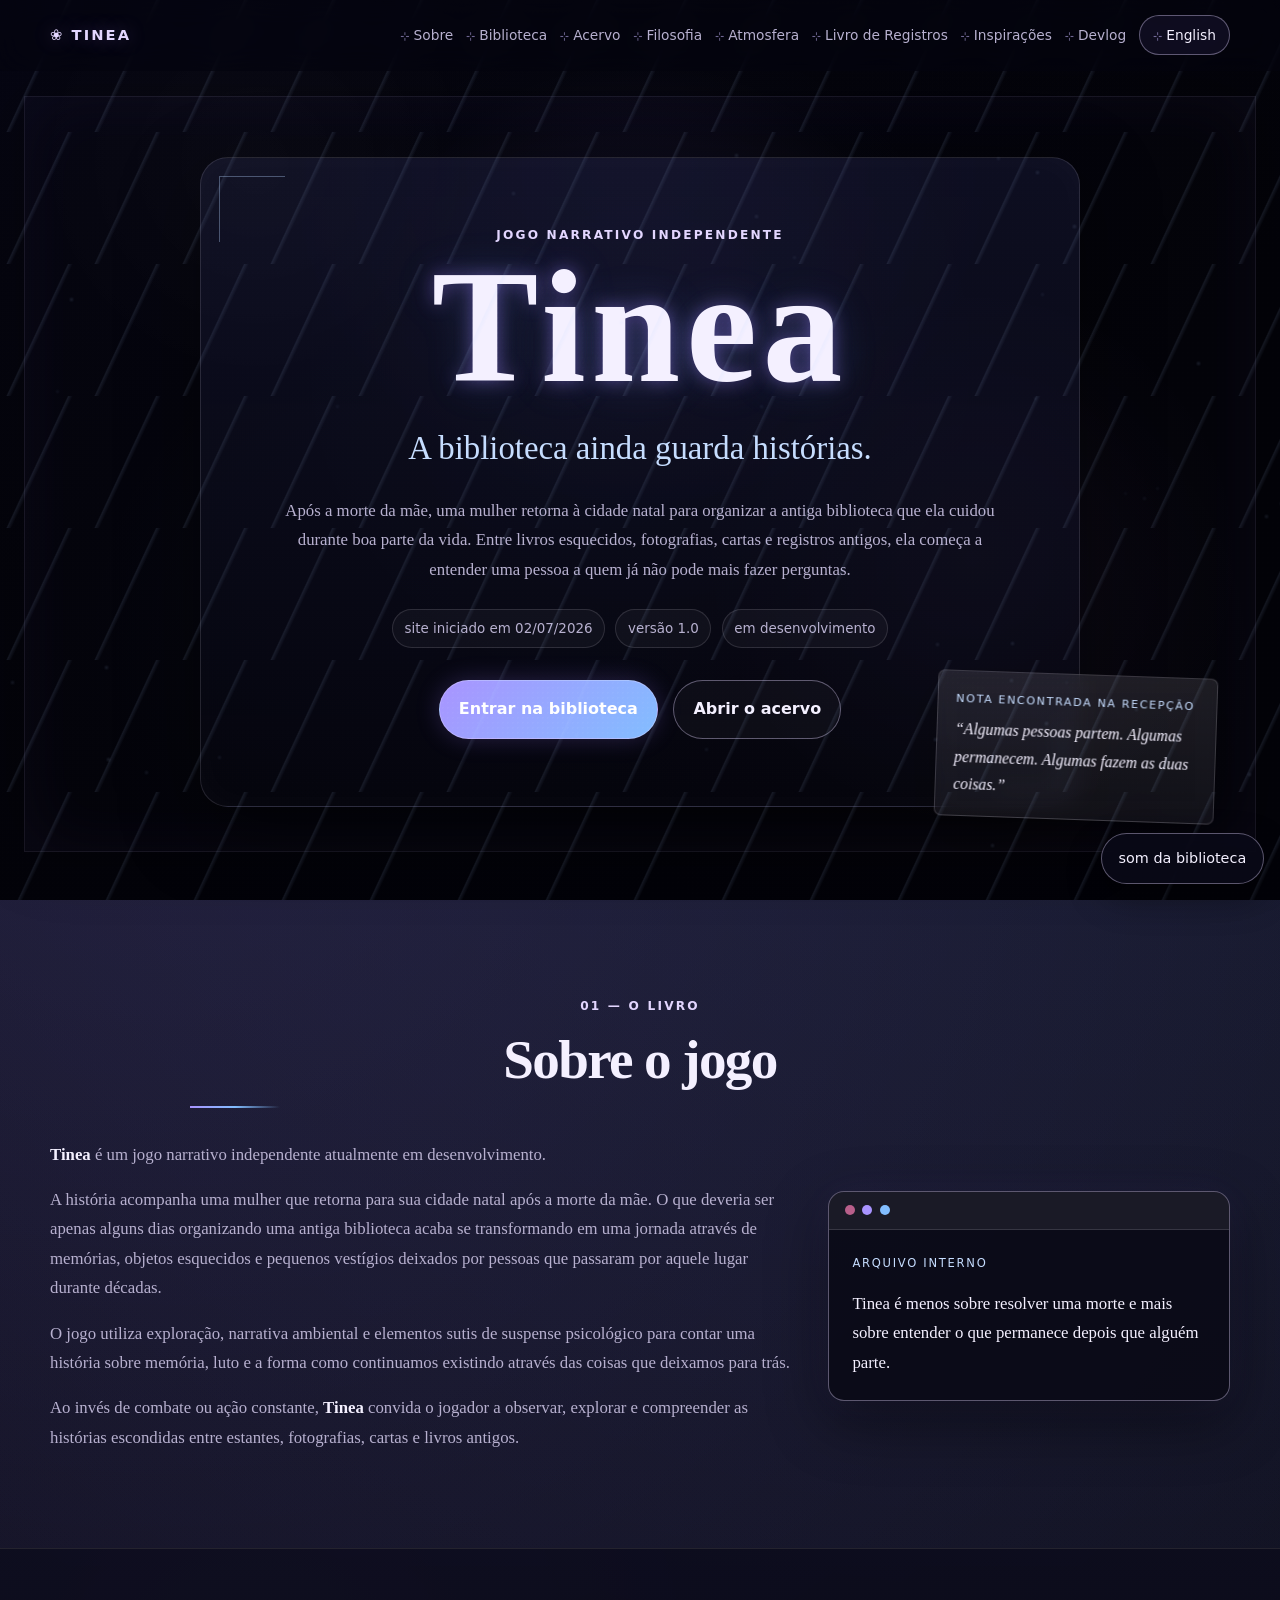
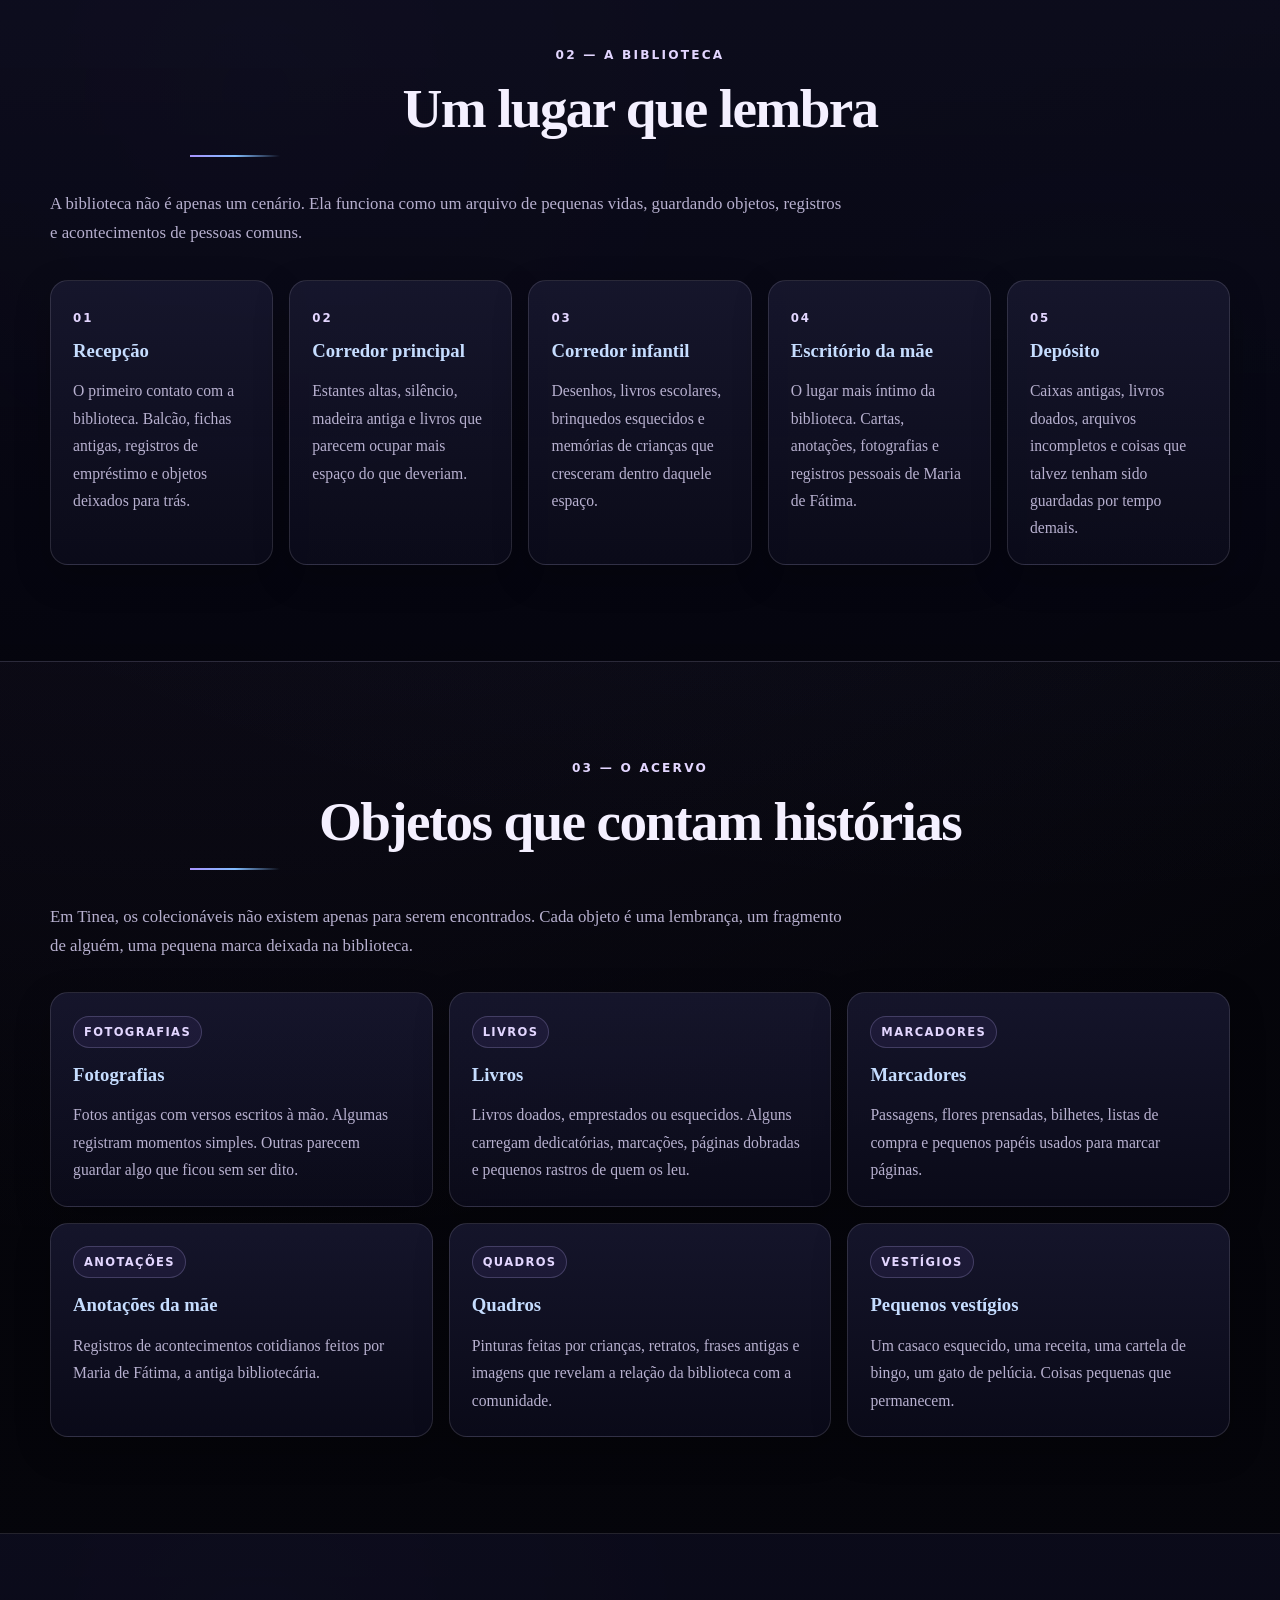
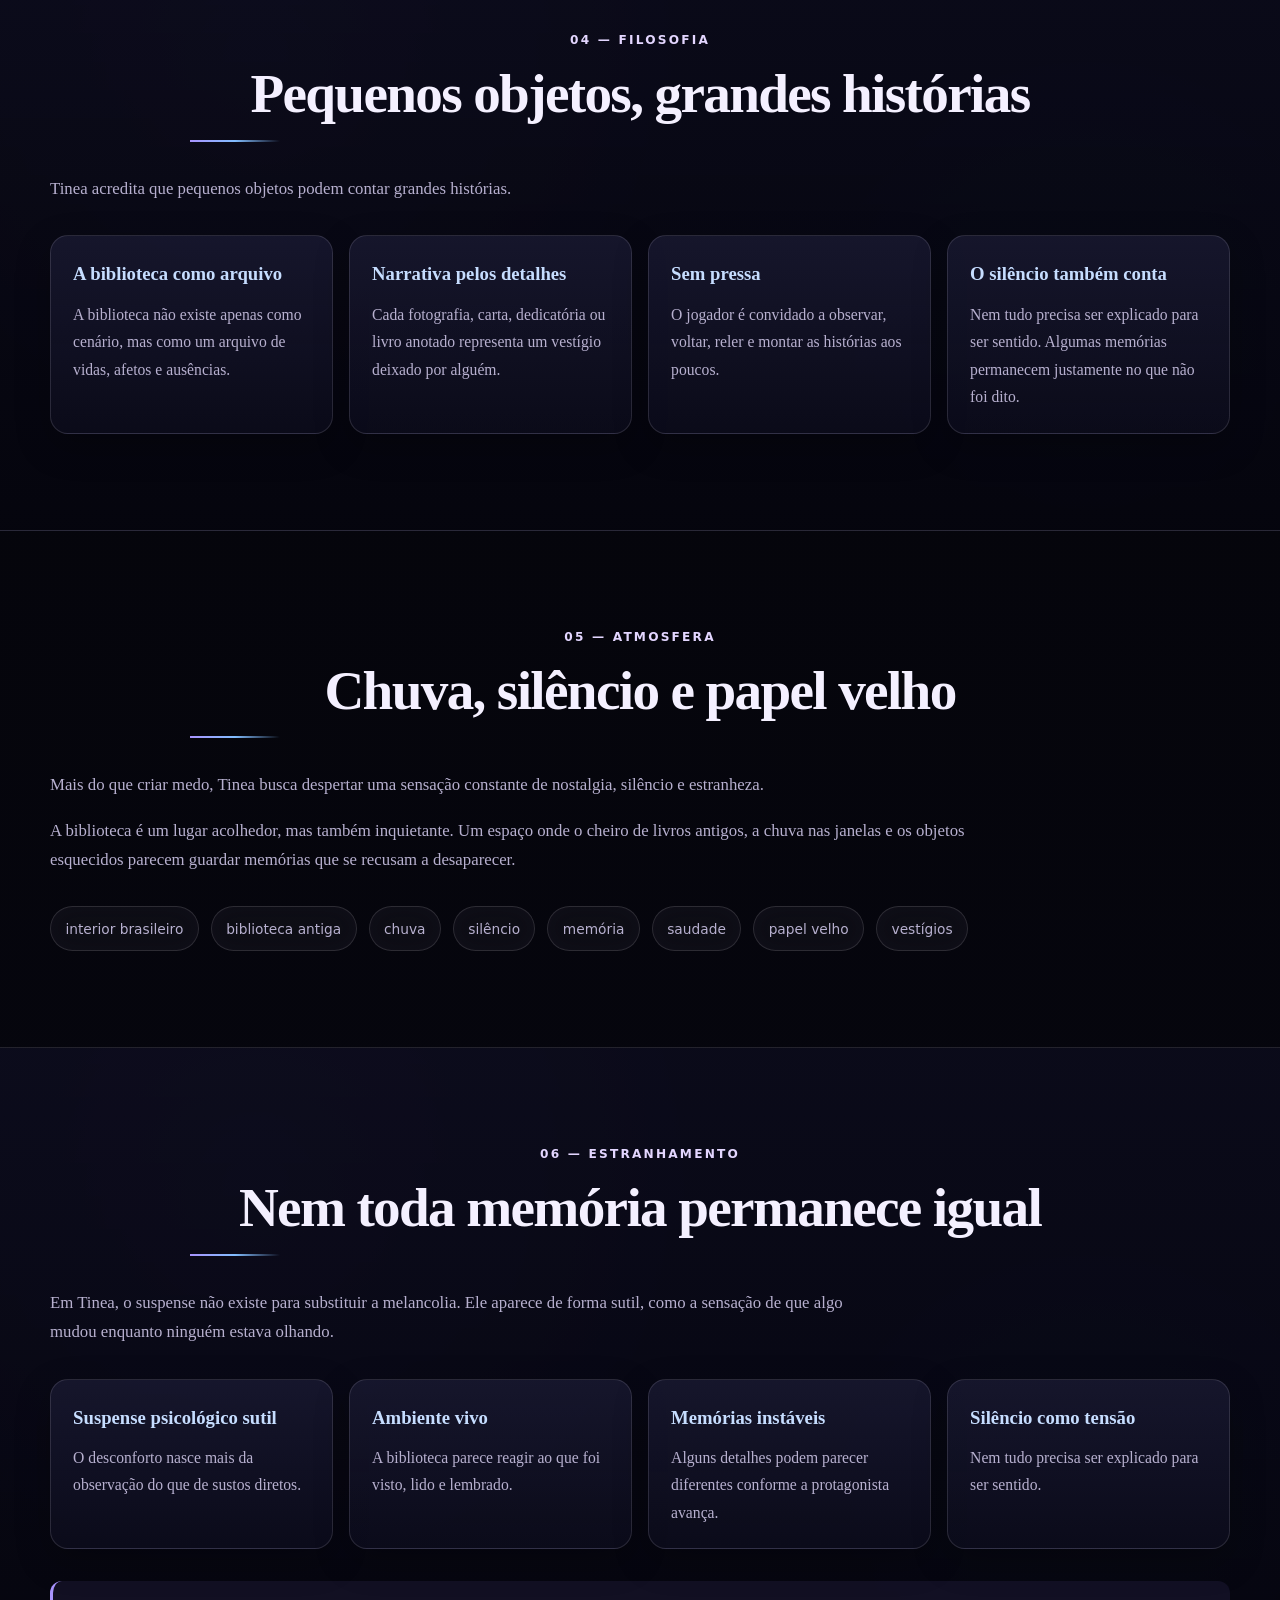
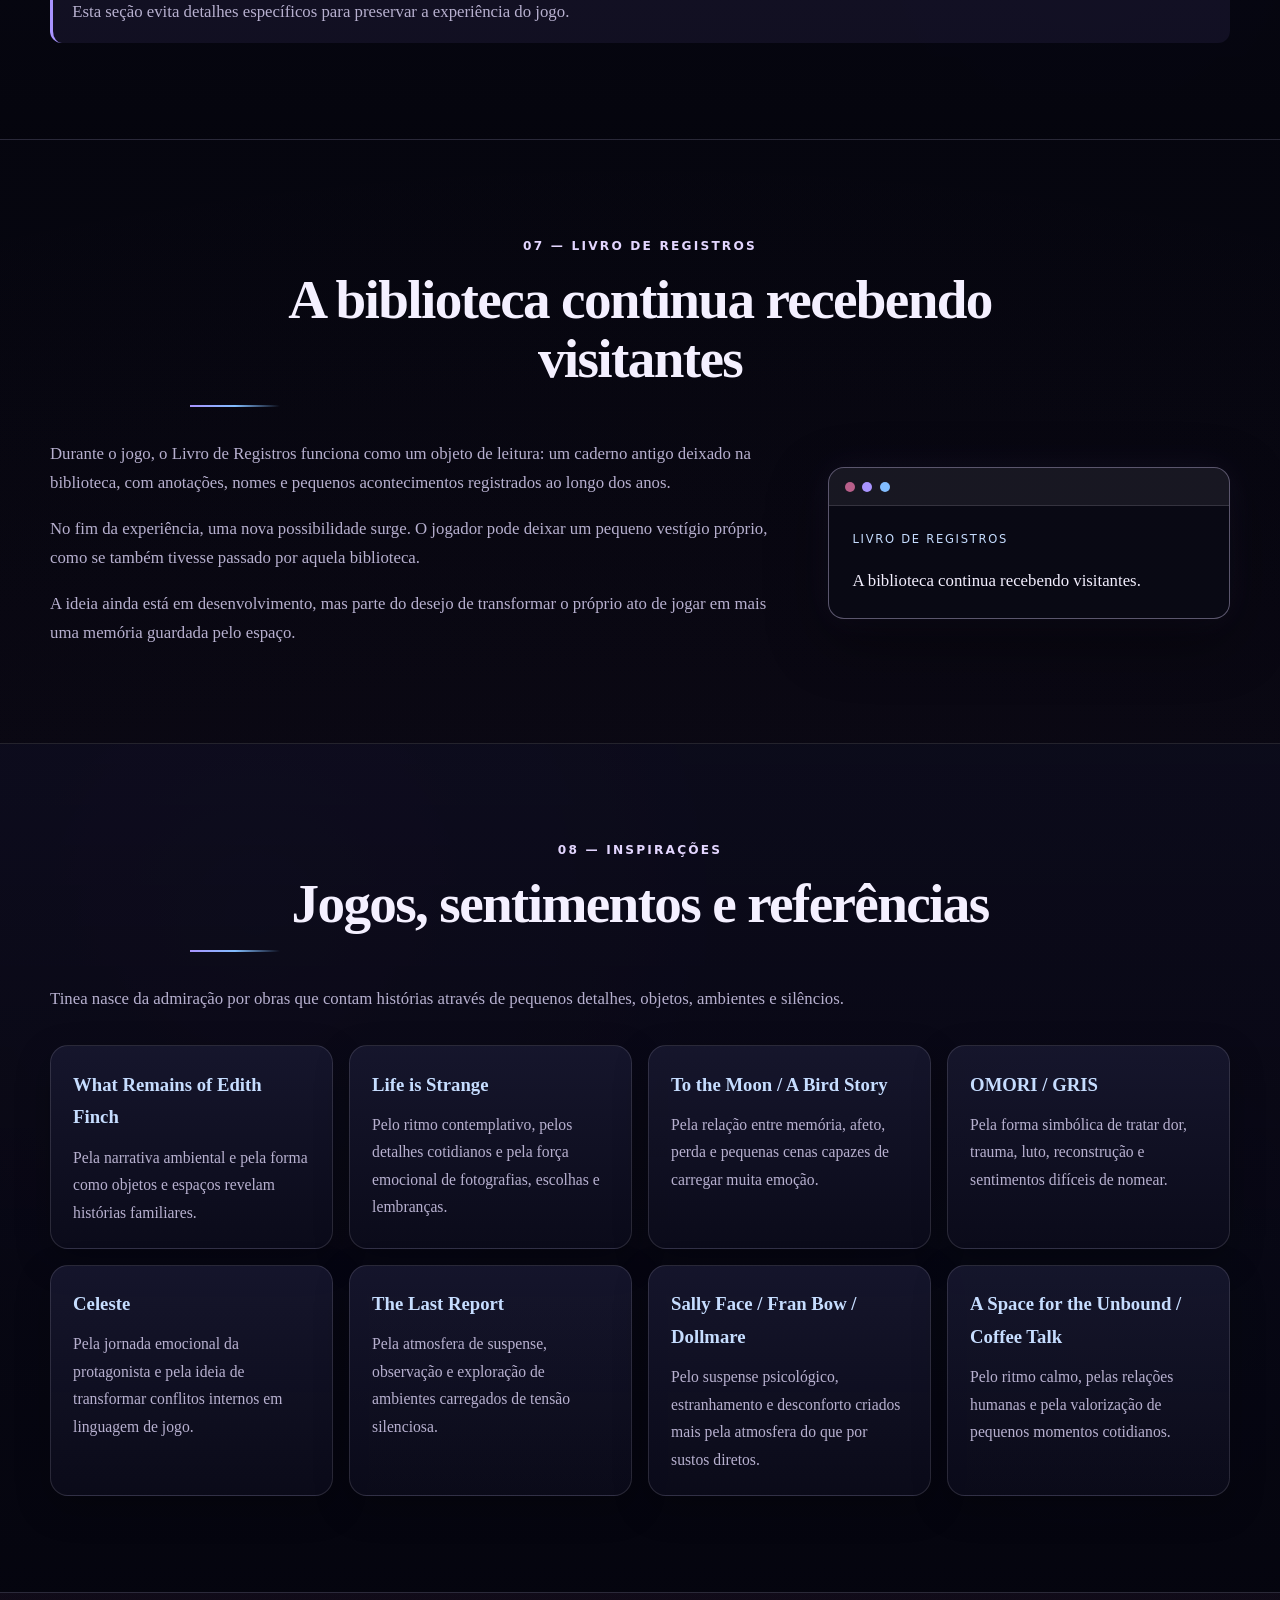
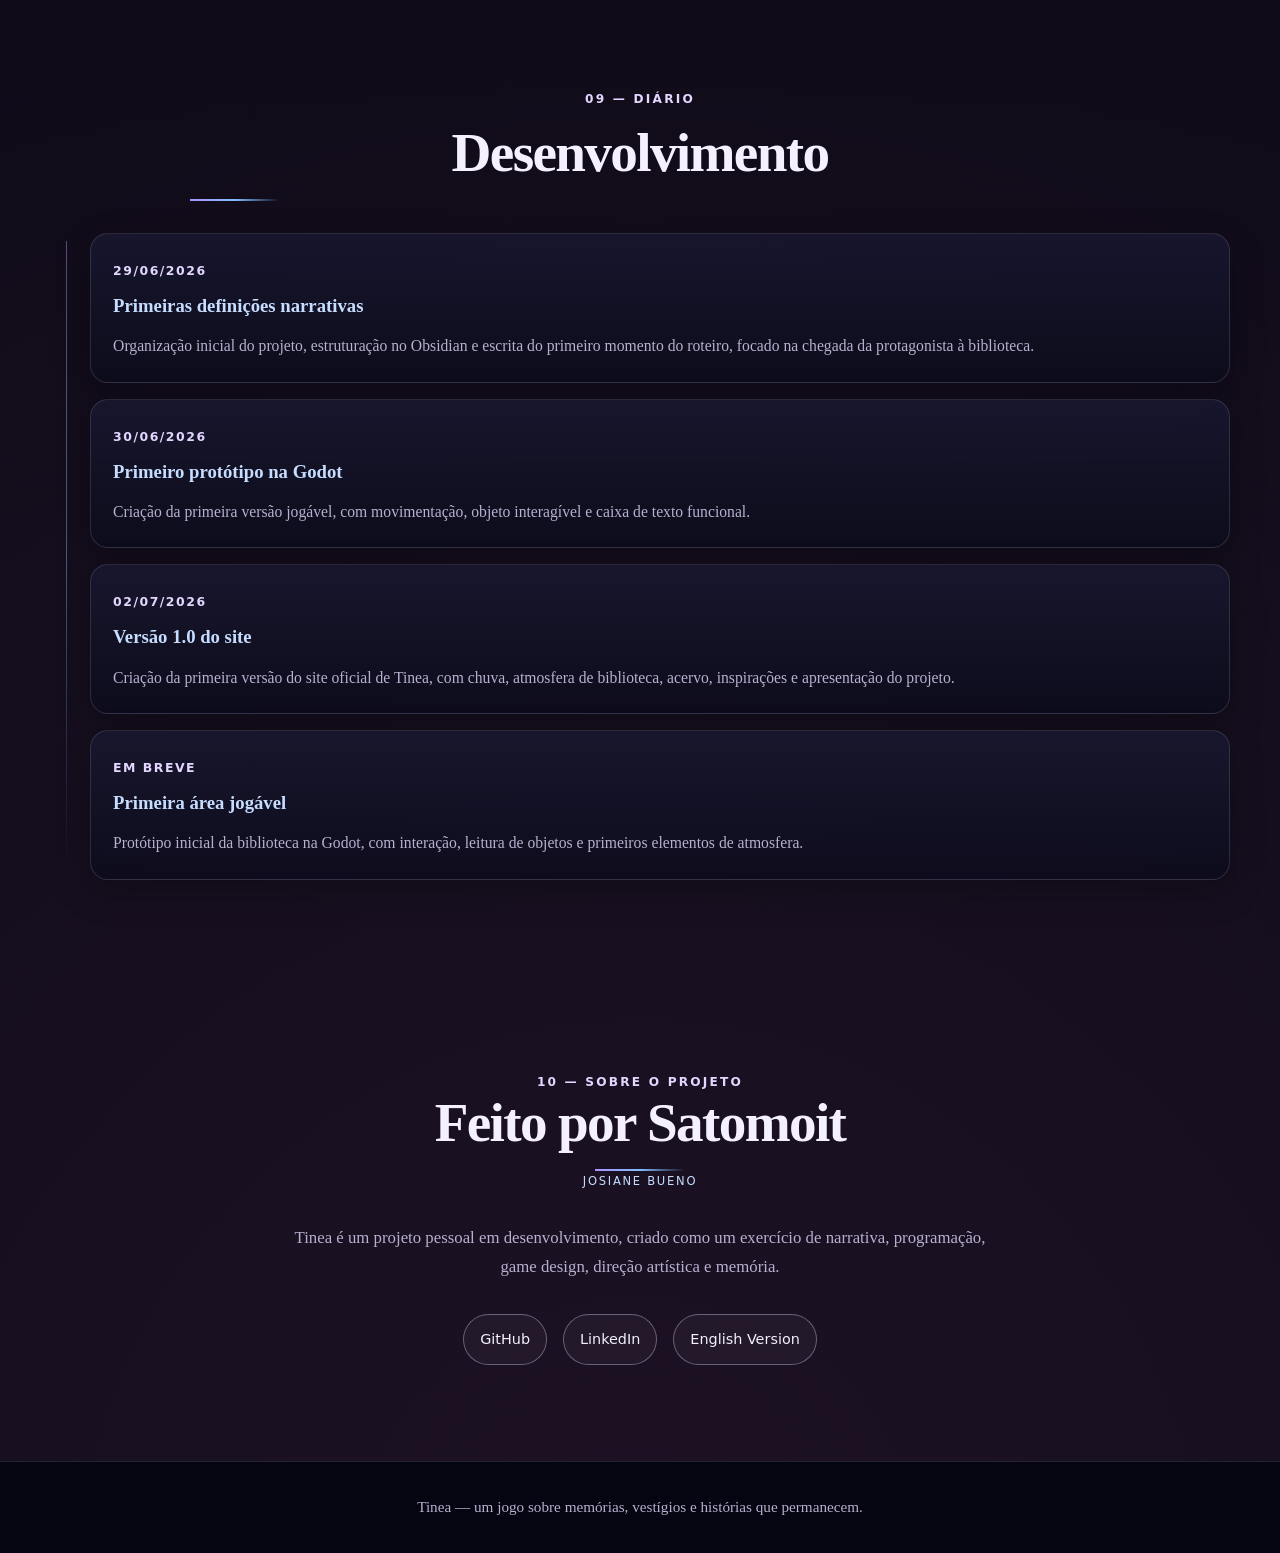
<file: index.html>
<!DOCTYPE html>
<html lang="pt-BR">
<head>
  <meta charset="UTF-8" />
  <meta name="viewport" content="width=device-width, initial-scale=1.0" />

  <title>Tinea | Jogo narrativo sobre memórias e vestígios</title>

  <meta
    name="description"
    content="Tinea é um jogo narrativo independente sobre memória, luto, biblioteca, pequenos vestígios e histórias que permanecem depois que alguém parte."
  />

  <link rel="stylesheet" href="style.css" />
</head>

<body>
  <div class="rain-layer" aria-hidden="true"></div>
  <div class="noise-layer" aria-hidden="true"></div>

  <button class="audio-toggle" type="button" aria-label="Ligar som ambiente">
    som da biblioteca
  </button>

  <header class="site-header">
    <nav class="navbar">
      <a href="#inicio" class="logo">❀ Tinea</a>

      <div class="nav-links">
        <a href="#sobre">Sobre</a>
        <a href="#biblioteca">Biblioteca</a>
        <a href="#acervo">Acervo</a>
        <a href="#filosofia">Filosofia</a>
        <a href="#atmosfera">Atmosfera</a>
        <a href="#registros">Livro de Registros</a>
        <a href="#inspiracoes">Inspirações</a>
        <a href="#desenvolvimento">Devlog</a>
        <a href="en.html" class="language-button">English</a>
      </div>
    </nav>
  </header>

  <main>
    <section id="inicio" class="hero">
      <div class="hero-frame">
        <p class="eyebrow">jogo narrativo independente</p>

        <h1>Tinea</h1>

        <p class="hero-subtitle">
          A biblioteca ainda guarda histórias.
        </p>

        <p class="hero-description">
          Após a morte da mãe, uma mulher retorna à cidade natal para organizar
          a antiga biblioteca que ela cuidou durante boa parte da vida. Entre
          livros esquecidos, fotografias, cartas e registros antigos, ela começa
          a entender uma pessoa a quem já não pode mais fazer perguntas.
        </p>

        <div class="status-row">
          <span>site iniciado em 02/07/2026</span>
          <span>versão 1.0</span>
          <span>em desenvolvimento</span>
        </div>

        <div class="hero-buttons">
          <a href="#sobre" class="primary-button">Entrar na biblioteca</a>
          <a href="#acervo" class="secondary-button">Abrir o acervo</a>
        </div>
      </div>

      <div class="hero-note">
        <span>nota encontrada na recepção</span>
        <p>“Algumas pessoas partem. Algumas permanecem. Algumas fazem as duas coisas.”</p>
      </div>
    </section>

    <section id="sobre" class="section">
      <div class="section-header">
        <p class="section-label">01 — O livro</p>
        <h2>Sobre o jogo</h2>
      </div>

      <div class="two-columns">
        <div>
          <p>
            <strong>Tinea</strong> é um jogo narrativo independente atualmente
            em desenvolvimento.
          </p>

          <p>
            A história acompanha uma mulher que retorna para sua cidade natal
            após a morte da mãe. O que deveria ser apenas alguns dias organizando
            uma antiga biblioteca acaba se transformando em uma jornada através
            de memórias, objetos esquecidos e pequenos vestígios deixados por
            pessoas que passaram por aquele lugar durante décadas.
          </p>

          <p>
            O jogo utiliza exploração, narrativa ambiental e elementos sutis de
            suspense psicológico para contar uma história sobre memória, luto e
            a forma como continuamos existindo através das coisas que deixamos
            para trás.
          </p>

          <p>
            Ao invés de combate ou ação constante, <strong>Tinea</strong> convida
            o jogador a observar, explorar e compreender as histórias escondidas
            entre estantes, fotografias, cartas e livros antigos.
          </p>
        </div>

        <aside class="pixel-window">
          <div class="window-bar">
            <span></span>
            <span></span>
            <span></span>
          </div>

          <div class="window-content">
            <p class="mini-title">arquivo interno</p>
            <p>
              Tinea é menos sobre resolver uma morte e mais sobre entender
              o que permanece depois que alguém parte.
            </p>
          </div>
        </aside>
      </div>
    </section>

    <section id="biblioteca" class="section dark-section">
      <div class="section-header">
        <p class="section-label">02 — A biblioteca</p>
        <h2>Um lugar que lembra</h2>
      </div>

      <p class="section-intro">
        A biblioteca não é apenas um cenário. Ela funciona como um arquivo de
        pequenas vidas, guardando objetos, registros e acontecimentos de pessoas comuns.
      </p>

      <div class="location-grid">
        <article class="location-card">
          <span class="room-number">01</span>
          <h3>Recepção</h3>
          <p>O primeiro contato com a biblioteca. Balcão, fichas antigas, registros de empréstimo e objetos deixados para trás.</p>
        </article>

        <article class="location-card">
          <span class="room-number">02</span>
          <h3>Corredor principal</h3>
          <p>Estantes altas, silêncio, madeira antiga e livros que parecem ocupar mais espaço do que deveriam.</p>
        </article>

        <article class="location-card">
          <span class="room-number">03</span>
          <h3>Corredor infantil</h3>
          <p>Desenhos, livros escolares, brinquedos esquecidos e memórias de crianças que cresceram dentro daquele espaço.</p>
        </article>

        <article class="location-card">
          <span class="room-number">04</span>
          <h3>Escritório da mãe</h3>
          <p>O lugar mais íntimo da biblioteca. Cartas, anotações, fotografias e registros pessoais de Maria de Fátima.</p>
        </article>

        <article class="location-card">
          <span class="room-number">05</span>
          <h3>Depósito</h3>
          <p>Caixas antigas, livros doados, arquivos incompletos e coisas que talvez tenham sido guardadas por tempo demais.</p>
        </article>
      </div>
    </section>

    <section id="acervo" class="section">
      <div class="section-header">
        <p class="section-label">03 — O acervo</p>
        <h2>Objetos que contam histórias</h2>
      </div>

      <p class="section-intro">
        Em Tinea, os colecionáveis não existem apenas para serem encontrados.
        Cada objeto é uma lembrança, um fragmento de alguém, uma pequena marca
        deixada na biblioteca.
      </p>

      <div class="collection-grid">
        <article class="collection-card">
          <span class="card-icon">fotografias</span>
          <h3>Fotografias</h3>
          <p>Fotos antigas com versos escritos à mão. Algumas registram momentos simples. Outras parecem guardar algo que ficou sem ser dito.</p>
        </article>

        <article class="collection-card">
          <span class="card-icon">livros</span>
          <h3>Livros</h3>
          <p>Livros doados, emprestados ou esquecidos. Alguns carregam dedicatórias, marcações, páginas dobradas e pequenos rastros de quem os leu.</p>
        </article>

        <article class="collection-card">
          <span class="card-icon">marcadores</span>
          <h3>Marcadores</h3>
          <p>Passagens, flores prensadas, bilhetes, listas de compra e pequenos papéis usados para marcar páginas.</p>
        </article>

        <article class="collection-card">
          <span class="card-icon">anotações</span>
          <h3>Anotações da mãe</h3>
          <p>Registros de acontecimentos cotidianos feitos por Maria de Fátima, a antiga bibliotecária.</p>
        </article>

        <article class="collection-card">
          <span class="card-icon">quadros</span>
          <h3>Quadros</h3>
          <p>Pinturas feitas por crianças, retratos, frases antigas e imagens que revelam a relação da biblioteca com a comunidade.</p>
        </article>

        <article class="collection-card">
          <span class="card-icon">vestígios</span>
          <h3>Pequenos vestígios</h3>
          <p>Um casaco esquecido, uma receita, uma cartela de bingo, um gato de pelúcia. Coisas pequenas que permanecem.</p>
        </article>
      </div>
    </section>

    <section id="filosofia" class="section dark-section">
      <div class="section-header">
        <p class="section-label">04 — Filosofia</p>
        <h2>Pequenos objetos, grandes histórias</h2>
      </div>

      <p class="section-intro">
        Tinea acredita que pequenos objetos podem contar grandes histórias.
      </p>

      <div class="feature-list">
        <div class="feature-item">
          <h3>A biblioteca como arquivo</h3>
          <p>A biblioteca não existe apenas como cenário, mas como um arquivo de vidas, afetos e ausências.</p>
        </div>

        <div class="feature-item">
          <h3>Narrativa pelos detalhes</h3>
          <p>Cada fotografia, carta, dedicatória ou livro anotado representa um vestígio deixado por alguém.</p>
        </div>

        <div class="feature-item">
          <h3>Sem pressa</h3>
          <p>O jogador é convidado a observar, voltar, reler e montar as histórias aos poucos.</p>
        </div>

        <div class="feature-item">
          <h3>O silêncio também conta</h3>
          <p>Nem tudo precisa ser explicado para ser sentido. Algumas memórias permanecem justamente no que não foi dito.</p>
        </div>
      </div>
    </section>

    <section id="atmosfera" class="section atmosphere-section">
      <div class="section-header">
        <p class="section-label">05 — Atmosfera</p>
        <h2>Chuva, silêncio e papel velho</h2>
      </div>

      <div class="atmosphere-content">
        <p>
          Mais do que criar medo, Tinea busca despertar uma sensação constante
          de nostalgia, silêncio e estranheza.
        </p>

        <p>
          A biblioteca é um lugar acolhedor, mas também inquietante. Um espaço
          onde o cheiro de livros antigos, a chuva nas janelas e os objetos
          esquecidos parecem guardar memórias que se recusam a desaparecer.
        </p>

        <div class="word-list">
          <span>interior brasileiro</span>
          <span>biblioteca antiga</span>
          <span>chuva</span>
          <span>silêncio</span>
          <span>memória</span>
          <span>saudade</span>
          <span>papel velho</span>
          <span>vestígios</span>
        </div>
      </div>
    </section>

    <section id="estranhamento" class="section dark-section">
      <div class="section-header">
        <p class="section-label">06 — Estranhamento</p>
        <h2>Nem toda memória permanece igual</h2>
      </div>

      <p class="section-intro">
        Em Tinea, o suspense não existe para substituir a melancolia. Ele aparece
        de forma sutil, como a sensação de que algo mudou enquanto ninguém estava olhando.
      </p>

      <div class="feature-list">
        <div class="feature-item">
          <h3>Suspense psicológico sutil</h3>
          <p>O desconforto nasce mais da observação do que de sustos diretos.</p>
        </div>

        <div class="feature-item">
          <h3>Ambiente vivo</h3>
          <p>A biblioteca parece reagir ao que foi visto, lido e lembrado.</p>
        </div>

        <div class="feature-item">
          <h3>Memórias instáveis</h3>
          <p>Alguns detalhes podem parecer diferentes conforme a protagonista avança.</p>
        </div>

        <div class="feature-item">
          <h3>Silêncio como tensão</h3>
          <p>Nem tudo precisa ser explicado para ser sentido.</p>
        </div>
      </div>

      <p class="spoiler-note">
        Esta seção evita detalhes específicos para preservar a experiência do jogo.
      </p>
    </section>

    <section id="registros" class="section">
      <div class="section-header">
        <p class="section-label">07 — Livro de Registros</p>
        <h2>A biblioteca continua recebendo visitantes</h2>
      </div>

      <div class="two-columns">
        <div>
          <p>
            Durante o jogo, o Livro de Registros funciona como um objeto de leitura:
            um caderno antigo deixado na biblioteca, com anotações, nomes e pequenos
            acontecimentos registrados ao longo dos anos.
          </p>

          <p>
            No fim da experiência, uma nova possibilidade surge. O jogador pode
            deixar um pequeno vestígio próprio, como se também tivesse passado
            por aquela biblioteca.
          </p>

          <p>
            A ideia ainda está em desenvolvimento, mas parte do desejo de transformar
            o próprio ato de jogar em mais uma memória guardada pelo espaço.
          </p>
        </div>

        <aside class="pixel-window">
          <div class="window-bar">
            <span></span>
            <span></span>
            <span></span>
          </div>

          <div class="window-content">
            <p class="mini-title">livro de registros</p>
            <p>
              A biblioteca continua recebendo visitantes.
            </p>
          </div>
        </aside>
      </div>
    </section>

    <section id="inspiracoes" class="section inspiration-section dark-section">
      <div class="section-header">
        <p class="section-label">08 — Inspirações</p>
        <h2>Jogos, sentimentos e referências</h2>
      </div>

      <p class="section-intro">
        Tinea nasce da admiração por obras que contam histórias através de pequenos
        detalhes, objetos, ambientes e silêncios.
      </p>

      <div class="inspiration-grid">
        <article class="inspiration-card">
          <h3>What Remains of Edith Finch</h3>
          <p>Pela narrativa ambiental e pela forma como objetos e espaços revelam histórias familiares.</p>
        </article>

        <article class="inspiration-card">
          <h3>Life is Strange</h3>
          <p>Pelo ritmo contemplativo, pelos detalhes cotidianos e pela força emocional de fotografias, escolhas e lembranças.</p>
        </article>

        <article class="inspiration-card">
          <h3>To the Moon / A Bird Story</h3>
          <p>Pela relação entre memória, afeto, perda e pequenas cenas capazes de carregar muita emoção.</p>
        </article>

        <article class="inspiration-card">
          <h3>OMORI / GRIS</h3>
          <p>Pela forma simbólica de tratar dor, trauma, luto, reconstrução e sentimentos difíceis de nomear.</p>
        </article>

        <article class="inspiration-card">
          <h3>Celeste</h3>
          <p>Pela jornada emocional da protagonista e pela ideia de transformar conflitos internos em linguagem de jogo.</p>
        </article>

        <article class="inspiration-card">
          <h3>The Last Report</h3>
          <p>Pela atmosfera de suspense, observação e exploração de ambientes carregados de tensão silenciosa.</p>
        </article>

        <article class="inspiration-card">
          <h3>Sally Face / Fran Bow / Dollmare</h3>
          <p>Pelo suspense psicológico, estranhamento e desconforto criados mais pela atmosfera do que por sustos diretos.</p>
        </article>

        <article class="inspiration-card">
          <h3>A Space for the Unbound / Coffee Talk</h3>
          <p>Pelo ritmo calmo, pelas relações humanas e pela valorização de pequenos momentos cotidianos.</p>
        </article>
      </div>
    </section>

    <section id="desenvolvimento" class="section">
      <div class="section-header">
        <p class="section-label">09 — Diário</p>
        <h2>Desenvolvimento</h2>
      </div>

      <div class="timeline">
        <article class="timeline-item">
          <span class="timeline-date">29/06/2026</span>
          <h3>Primeiras definições narrativas</h3>
          <p>
            Organização inicial do projeto, estruturação no Obsidian e escrita
            do primeiro momento do roteiro, focado na chegada da protagonista à biblioteca.
          </p>
        </article>

        <article class="timeline-item">
          <span class="timeline-date">30/06/2026</span>
          <h3>Primeiro protótipo na Godot</h3>
          <p>
            Criação da primeira versão jogável, com movimentação, objeto interagível
            e caixa de texto funcional.
          </p>
        </article>

        <article class="timeline-item">
          <span class="timeline-date">02/07/2026</span>
          <h3>Versão 1.0 do site</h3>
          <p>
            Criação da primeira versão do site oficial de Tinea, com chuva,
            atmosfera de biblioteca, acervo, inspirações e apresentação do projeto.
          </p>
        </article>

        <article class="timeline-item">
          <span class="timeline-date">Em breve</span>
          <h3>Primeira área jogável</h3>
          <p>
            Protótipo inicial da biblioteca na Godot, com interação, leitura de objetos
            e primeiros elementos de atmosfera.
          </p>
        </article>
      </div>
    </section>

    <section id="contato" class="section contact-section">
      <div class="section-header">
        <p class="section-label">10 — Sobre o projeto</p>
        <h2>Feito por Satomoit</h2>
        <p class="mini-title">Josiane Bueno</p>
      </div>

      <p>
        Tinea é um projeto pessoal em desenvolvimento, criado como um exercício
        de narrativa, programação, game design, direção artística e memória.
      </p>

      <div class="contact-links">
        <a href="https://github.com/Satomoit" target="_blank">GitHub</a>
        <a href="https://www.linkedin.com/in/josiane-de-f%C3%A1tima-bueno-362461326/" target="_blank">LinkedIn</a>
        <a href="en.html">English Version</a>
      </div>
    </section>
  </main>

  <footer class="footer">
    <p>Tinea — um jogo sobre memórias, vestígios e histórias que permanecem.</p>
  </footer>

  <script src="script.js"></script>
</body>
</html>
</file>
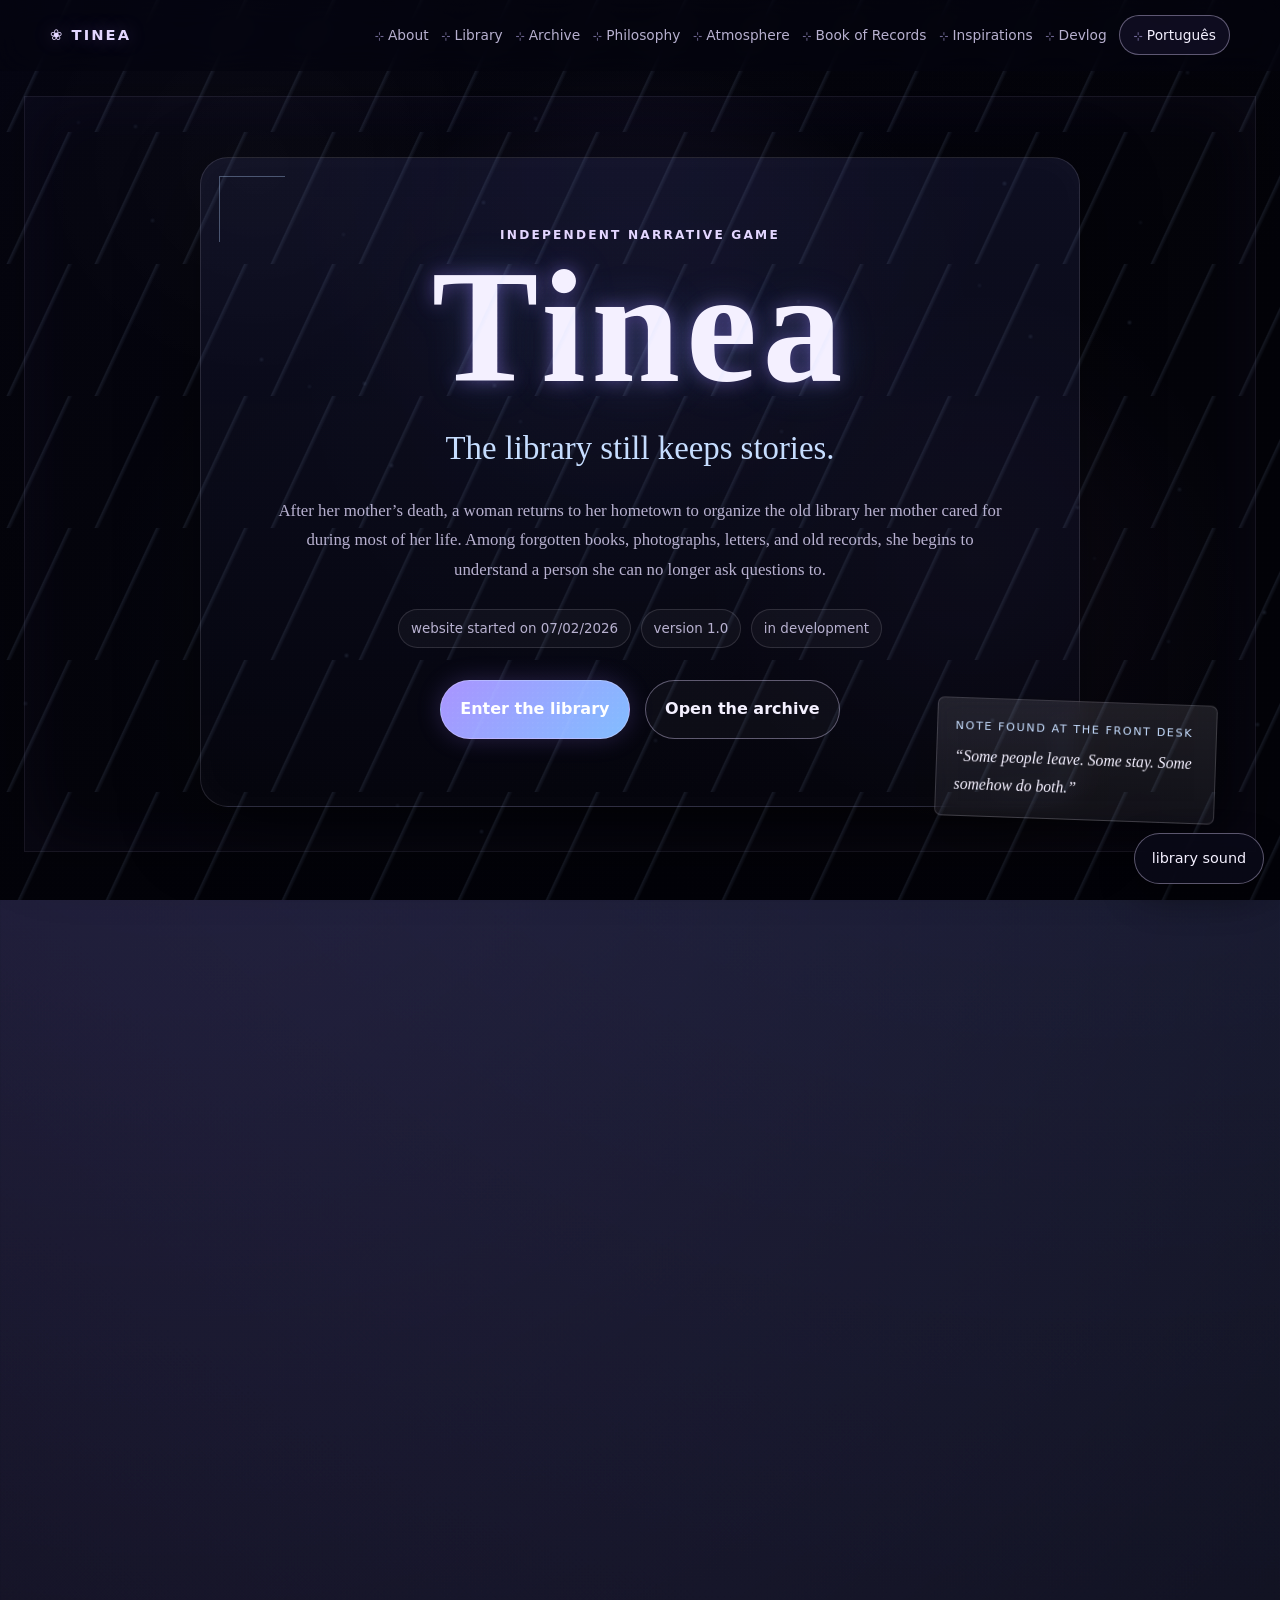
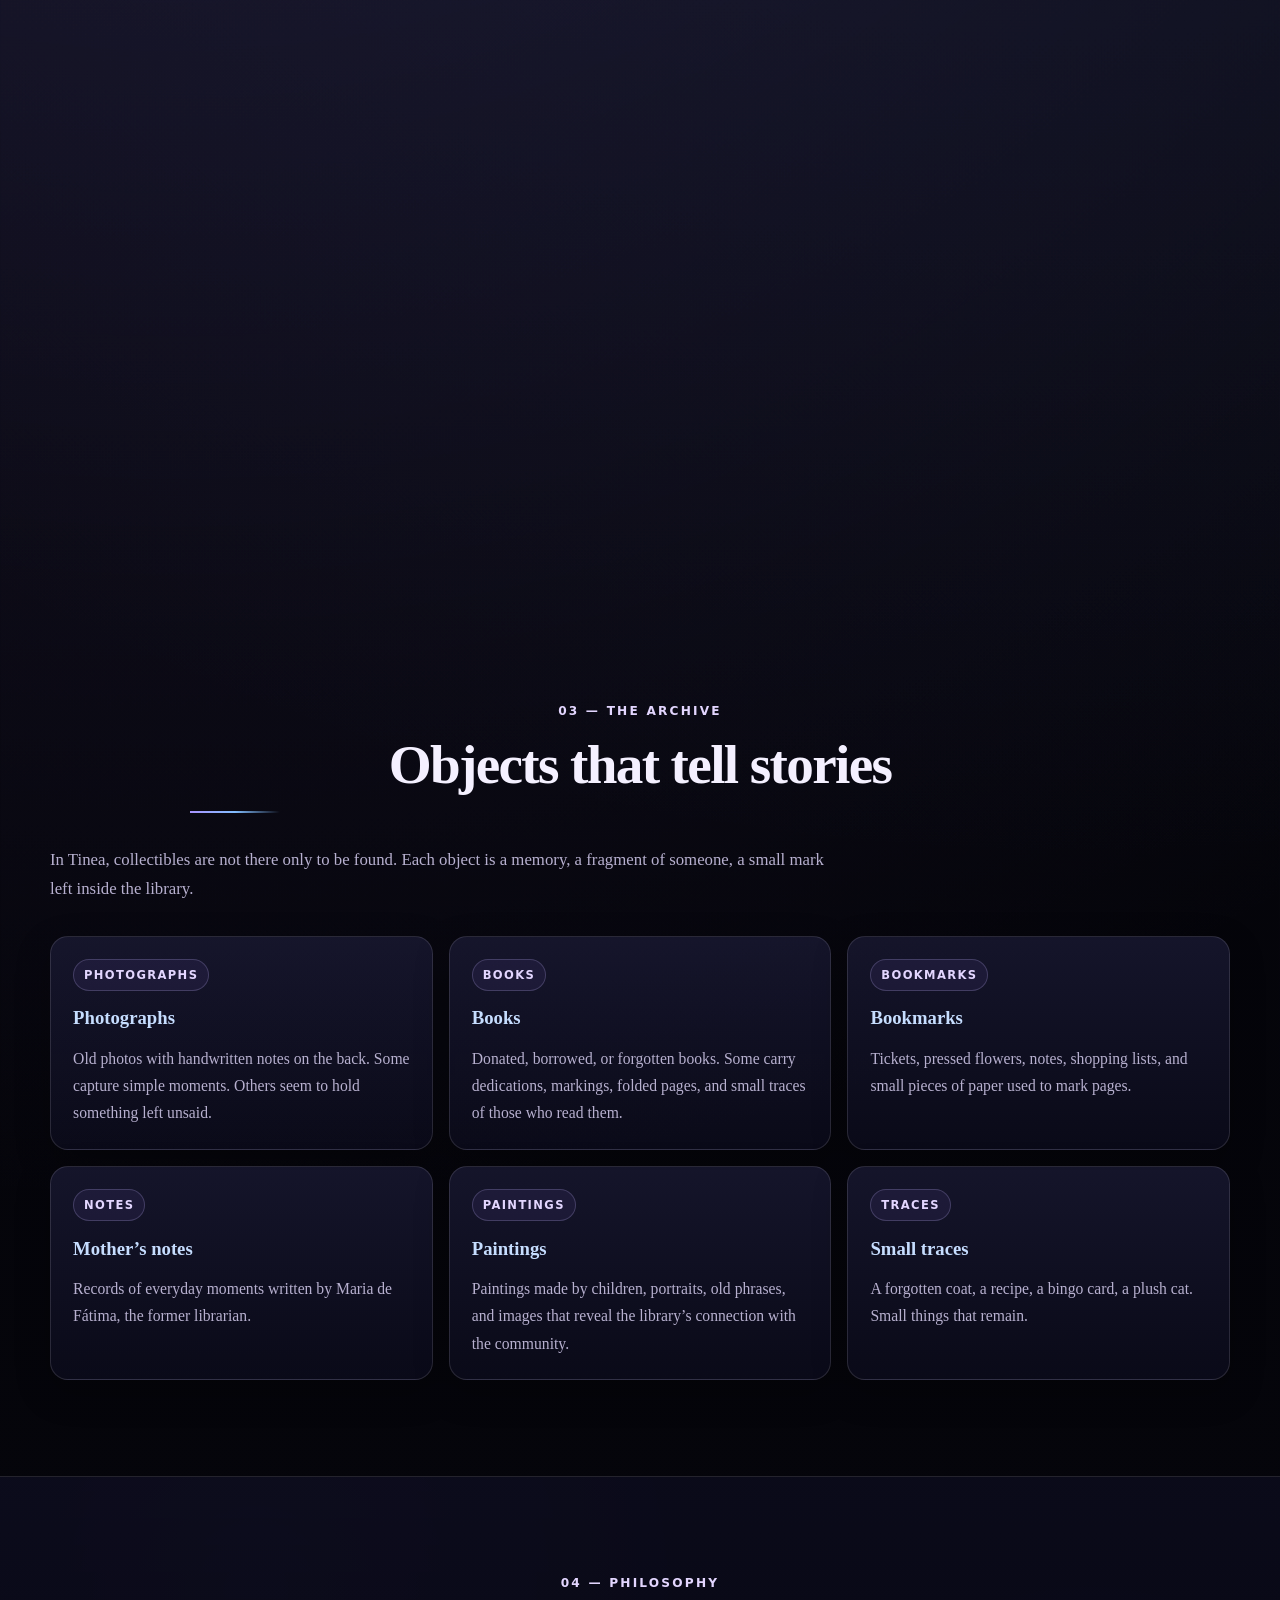
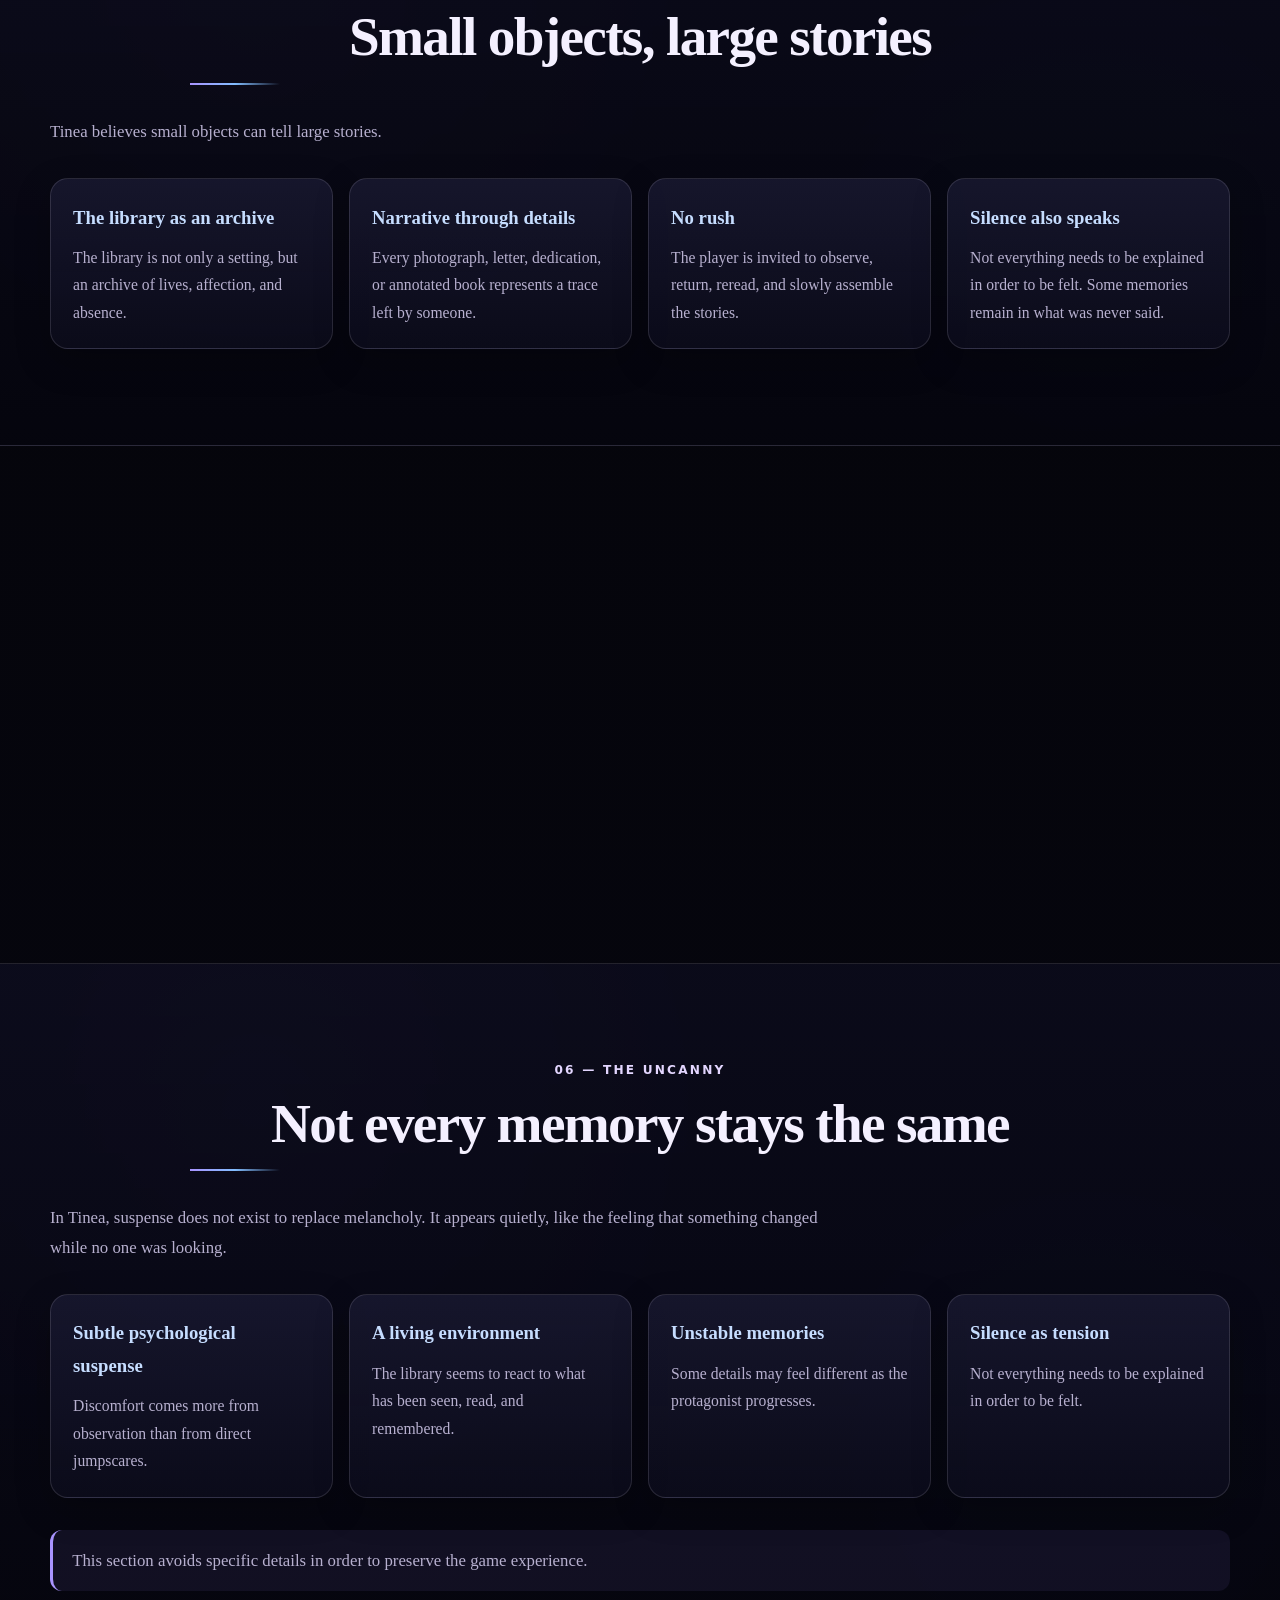
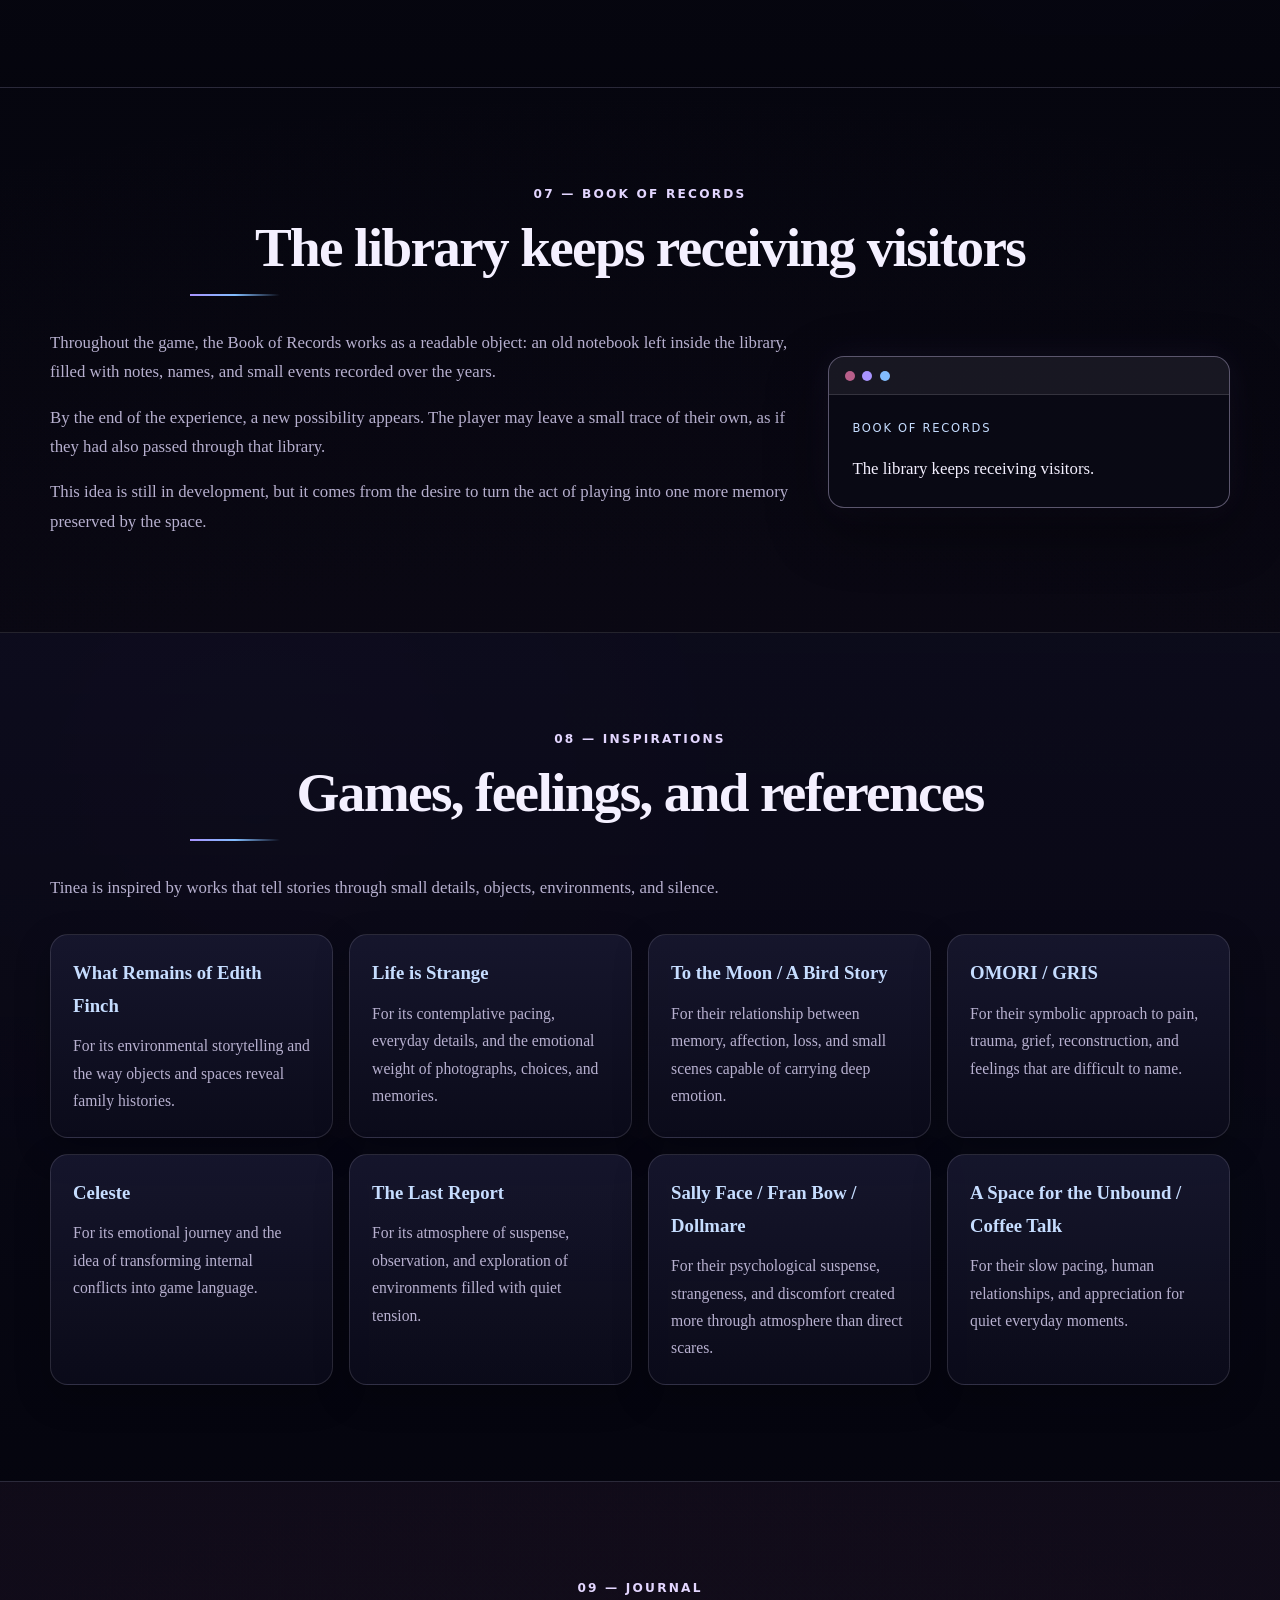
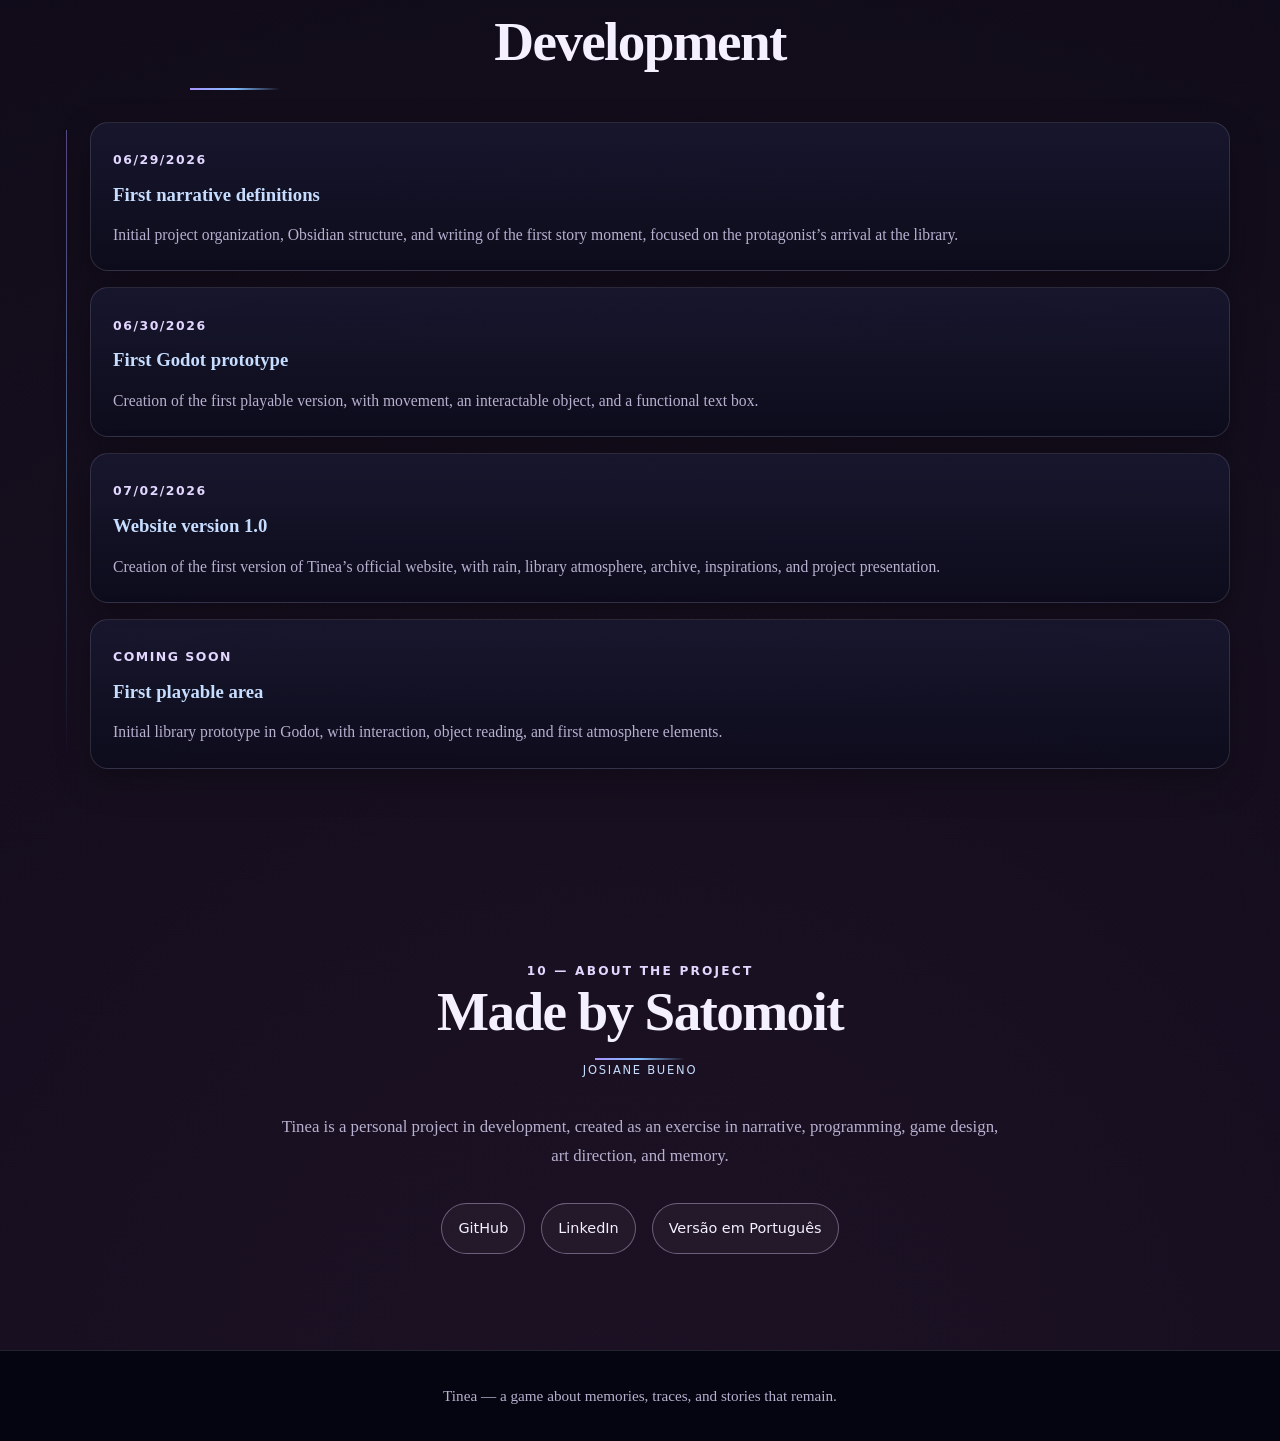
<file: en.html>
<!DOCTYPE html>
<html lang="en">
<head>
  <meta charset="UTF-8" />
  <meta name="viewport" content="width=device-width, initial-scale=1.0" />

  <title>Tinea | Narrative game about memories and traces</title>

  <meta
    name="description"
    content="Tinea is an independent narrative game about memory, grief, libraries, small traces, and stories that remain after someone is gone."
  />

  <link rel="stylesheet" href="style.css" />
</head>

<body>
  <div class="rain-layer" aria-hidden="true"></div>
  <div class="noise-layer" aria-hidden="true"></div>

  <button class="audio-toggle" type="button" aria-label="Turn on ambient sound">
    library sound
  </button>

  <header class="site-header">
    <nav class="navbar">
      <a href="#home" class="logo">❀ Tinea</a>

      <div class="nav-links">
        <a href="#about">About</a>
        <a href="#library">Library</a>
        <a href="#archive">Archive</a>
        <a href="#philosophy">Philosophy</a>
        <a href="#atmosphere">Atmosphere</a>
        <a href="#registry">Book of Records</a>
        <a href="#inspirations">Inspirations</a>
        <a href="#development">Devlog</a>
        <a href="index.html" class="language-button">Português</a>
      </div>
    </nav>
  </header>

  <main>
    <section id="home" class="hero">
      <div class="hero-frame">
        <p class="eyebrow">independent narrative game</p>

        <h1>Tinea</h1>

        <p class="hero-subtitle">
          The library still keeps stories.
        </p>

        <p class="hero-description">
          After her mother’s death, a woman returns to her hometown to organize
          the old library her mother cared for during most of her life. Among
          forgotten books, photographs, letters, and old records, she begins to
          understand a person she can no longer ask questions to.
        </p>

        <div class="status-row">
          <span>website started on 07/02/2026</span>
          <span>version 1.0</span>
          <span>in development</span>
        </div>

        <div class="hero-buttons">
          <a href="#about" class="primary-button">Enter the library</a>
          <a href="#archive" class="secondary-button">Open the archive</a>
        </div>
      </div>

      <div class="hero-note">
        <span>note found at the front desk</span>
        <p>“Some people leave. Some stay. Some somehow do both.”</p>
      </div>
    </section>

    <section id="about" class="section">
      <div class="section-header">
        <p class="section-label">01 — The book</p>
        <h2>About the game</h2>
      </div>

      <div class="two-columns">
        <div>
          <p>
            <strong>Tinea</strong> is an independent narrative game currently
            in development.
          </p>

          <p>
            The story follows a woman who returns to her hometown after the death
            of her mother. What was supposed to be just a few days organizing an
            old library gradually becomes a journey through memories, forgotten
            objects, and small traces left behind by people who passed through
            that place over decades.
          </p>

          <p>
            The game uses exploration, environmental storytelling, and subtle
            psychological suspense to tell a story about memory, grief, and the
            way people continue to exist through the things they leave behind.
          </p>

          <p>
            Instead of focusing on combat or constant action, <strong>Tinea</strong>
            invites the player to observe, explore, and understand the stories
            hidden among shelves, photographs, letters, and old books.
          </p>
        </div>

        <aside class="pixel-window">
          <div class="window-bar">
            <span></span>
            <span></span>
            <span></span>
          </div>

          <div class="window-content">
            <p class="mini-title">internal file</p>
            <p>
              Tinea is less about solving a death and more about understanding
              what remains after someone is gone.
            </p>
          </div>
        </aside>
      </div>
    </section>

    <section id="library" class="section dark-section">
      <div class="section-header">
        <p class="section-label">02 — The library</p>
        <h2>A place that remembers</h2>
      </div>

      <p class="section-intro">
        The library is not only a setting. It works as an archive of small lives,
        keeping objects, records, and ordinary moments from ordinary people.
      </p>

      <div class="location-grid">
        <article class="location-card">
          <span class="room-number">01</span>
          <h3>Front desk</h3>
          <p>The first contact with the library. Counter, old cards, borrowing records, and objects left behind.</p>
        </article>

        <article class="location-card">
          <span class="room-number">02</span>
          <h3>Main hallway</h3>
          <p>Tall shelves, silence, old wood, and books that seem to take up more space than they should.</p>
        </article>

        <article class="location-card">
          <span class="room-number">03</span>
          <h3>Children’s hallway</h3>
          <p>Drawings, school books, forgotten toys, and memories of children who grew up inside that space.</p>
        </article>

        <article class="location-card">
          <span class="room-number">04</span>
          <h3>Mother’s office</h3>
          <p>The most intimate place in the library. Letters, notes, photographs, and personal records from Maria de Fátima.</p>
        </article>

        <article class="location-card">
          <span class="room-number">05</span>
          <h3>Storage room</h3>
          <p>Old boxes, donated books, incomplete files, and things that may have been kept for too long.</p>
        </article>
      </div>
    </section>

    <section id="archive" class="section">
      <div class="section-header">
        <p class="section-label">03 — The archive</p>
        <h2>Objects that tell stories</h2>
      </div>

      <p class="section-intro">
        In Tinea, collectibles are not there only to be found. Each object is a
        memory, a fragment of someone, a small mark left inside the library.
      </p>

      <div class="collection-grid">
        <article class="collection-card">
          <span class="card-icon">photographs</span>
          <h3>Photographs</h3>
          <p>Old photos with handwritten notes on the back. Some capture simple moments. Others seem to hold something left unsaid.</p>
        </article>

        <article class="collection-card">
          <span class="card-icon">books</span>
          <h3>Books</h3>
          <p>Donated, borrowed, or forgotten books. Some carry dedications, markings, folded pages, and small traces of those who read them.</p>
        </article>

        <article class="collection-card">
          <span class="card-icon">bookmarks</span>
          <h3>Bookmarks</h3>
          <p>Tickets, pressed flowers, notes, shopping lists, and small pieces of paper used to mark pages.</p>
        </article>

        <article class="collection-card">
          <span class="card-icon">notes</span>
          <h3>Mother’s notes</h3>
          <p>Records of everyday moments written by Maria de Fátima, the former librarian.</p>
        </article>

        <article class="collection-card">
          <span class="card-icon">paintings</span>
          <h3>Paintings</h3>
          <p>Paintings made by children, portraits, old phrases, and images that reveal the library’s connection with the community.</p>
        </article>

        <article class="collection-card">
          <span class="card-icon">traces</span>
          <h3>Small traces</h3>
          <p>A forgotten coat, a recipe, a bingo card, a plush cat. Small things that remain.</p>
        </article>
      </div>
    </section>

    <section id="philosophy" class="section dark-section">
      <div class="section-header">
        <p class="section-label">04 — Philosophy</p>
        <h2>Small objects, large stories</h2>
      </div>

      <p class="section-intro">
        Tinea believes small objects can tell large stories.
      </p>

      <div class="feature-list">
        <div class="feature-item">
          <h3>The library as an archive</h3>
          <p>The library is not only a setting, but an archive of lives, affection, and absence.</p>
        </div>

        <div class="feature-item">
          <h3>Narrative through details</h3>
          <p>Every photograph, letter, dedication, or annotated book represents a trace left by someone.</p>
        </div>

        <div class="feature-item">
          <h3>No rush</h3>
          <p>The player is invited to observe, return, reread, and slowly assemble the stories.</p>
        </div>

        <div class="feature-item">
          <h3>Silence also speaks</h3>
          <p>Not everything needs to be explained in order to be felt. Some memories remain in what was never said.</p>
        </div>
      </div>
    </section>

    <section id="atmosphere" class="section atmosphere-section">
      <div class="section-header">
        <p class="section-label">05 — Atmosphere</p>
        <h2>Rain, silence, and old paper</h2>
      </div>

      <div class="atmosphere-content">
        <p>
          Rather than constantly trying to scare the player, Tinea seeks to evoke
          a lingering feeling of nostalgia, silence, and quiet unease.
        </p>

        <p>
          The library is both welcoming and unsettling. A place where the scent
          of old books, rain against the windows, and forgotten objects seem to
          preserve memories that refuse to disappear.
        </p>

        <div class="word-list">
          <span>Brazilian countryside</span>
          <span>old library</span>
          <span>rain</span>
          <span>silence</span>
          <span>memory</span>
          <span>longing</span>
          <span>old paper</span>
          <span>traces</span>
        </div>
      </div>
    </section>

    <section id="uncanny" class="section dark-section">
      <div class="section-header">
        <p class="section-label">06 — The uncanny</p>
        <h2>Not every memory stays the same</h2>
      </div>

      <p class="section-intro">
        In Tinea, suspense does not exist to replace melancholy. It appears
        quietly, like the feeling that something changed while no one was looking.
      </p>

      <div class="feature-list">
        <div class="feature-item">
          <h3>Subtle psychological suspense</h3>
          <p>Discomfort comes more from observation than from direct jumpscares.</p>
        </div>

        <div class="feature-item">
          <h3>A living environment</h3>
          <p>The library seems to react to what has been seen, read, and remembered.</p>
        </div>

        <div class="feature-item">
          <h3>Unstable memories</h3>
          <p>Some details may feel different as the protagonist progresses.</p>
        </div>

        <div class="feature-item">
          <h3>Silence as tension</h3>
          <p>Not everything needs to be explained in order to be felt.</p>
        </div>
      </div>

      <p class="spoiler-note">
        This section avoids specific details in order to preserve the game experience.
      </p>
    </section>

    <section id="registry" class="section">
      <div class="section-header">
        <p class="section-label">07 — Book of Records</p>
        <h2>The library keeps receiving visitors</h2>
      </div>

      <div class="two-columns">
        <div>
          <p>
            Throughout the game, the Book of Records works as a readable object:
            an old notebook left inside the library, filled with notes, names,
            and small events recorded over the years.
          </p>

          <p>
            By the end of the experience, a new possibility appears. The player
            may leave a small trace of their own, as if they had also passed
            through that library.
          </p>

          <p>
            This idea is still in development, but it comes from the desire to
            turn the act of playing into one more memory preserved by the space.
          </p>
        </div>

        <aside class="pixel-window">
          <div class="window-bar">
            <span></span>
            <span></span>
            <span></span>
          </div>

          <div class="window-content">
            <p class="mini-title">book of records</p>
            <p>
              The library keeps receiving visitors.
            </p>
          </div>
        </aside>
      </div>
    </section>

    <section id="inspirations" class="section inspiration-section dark-section">
      <div class="section-header">
        <p class="section-label">08 — Inspirations</p>
        <h2>Games, feelings, and references</h2>
      </div>

      <p class="section-intro">
        Tinea is inspired by works that tell stories through small details,
        objects, environments, and silence.
      </p>

      <div class="inspiration-grid">
        <article class="inspiration-card">
          <h3>What Remains of Edith Finch</h3>
          <p>For its environmental storytelling and the way objects and spaces reveal family histories.</p>
        </article>

        <article class="inspiration-card">
          <h3>Life is Strange</h3>
          <p>For its contemplative pacing, everyday details, and the emotional weight of photographs, choices, and memories.</p>
        </article>

        <article class="inspiration-card">
          <h3>To the Moon / A Bird Story</h3>
          <p>For their relationship between memory, affection, loss, and small scenes capable of carrying deep emotion.</p>
        </article>

        <article class="inspiration-card">
          <h3>OMORI / GRIS</h3>
          <p>For their symbolic approach to pain, trauma, grief, reconstruction, and feelings that are difficult to name.</p>
        </article>

        <article class="inspiration-card">
          <h3>Celeste</h3>
          <p>For its emotional journey and the idea of transforming internal conflicts into game language.</p>
        </article>

        <article class="inspiration-card">
          <h3>The Last Report</h3>
          <p>For its atmosphere of suspense, observation, and exploration of environments filled with quiet tension.</p>
        </article>

        <article class="inspiration-card">
          <h3>Sally Face / Fran Bow / Dollmare</h3>
          <p>For their psychological suspense, strangeness, and discomfort created more through atmosphere than direct scares.</p>
        </article>

        <article class="inspiration-card">
          <h3>A Space for the Unbound / Coffee Talk</h3>
          <p>For their slow pacing, human relationships, and appreciation for quiet everyday moments.</p>
        </article>
      </div>
    </section>

    <section id="development" class="section">
      <div class="section-header">
        <p class="section-label">09 — Journal</p>
        <h2>Development</h2>
      </div>

      <div class="timeline">
        <article class="timeline-item">
          <span class="timeline-date">06/29/2026</span>
          <h3>First narrative definitions</h3>
          <p>
            Initial project organization, Obsidian structure, and writing of
            the first story moment, focused on the protagonist’s arrival at the library.
          </p>
        </article>

        <article class="timeline-item">
          <span class="timeline-date">06/30/2026</span>
          <h3>First Godot prototype</h3>
          <p>
            Creation of the first playable version, with movement, an interactable
            object, and a functional text box.
          </p>
        </article>

        <article class="timeline-item">
          <span class="timeline-date">07/02/2026</span>
          <h3>Website version 1.0</h3>
          <p>
            Creation of the first version of Tinea’s official website, with rain,
            library atmosphere, archive, inspirations, and project presentation.
          </p>
        </article>

        <article class="timeline-item">
          <span class="timeline-date">Coming soon</span>
          <h3>First playable area</h3>
          <p>
            Initial library prototype in Godot, with interaction, object reading,
            and first atmosphere elements.
          </p>
        </article>
      </div>
    </section>

    <section id="contact" class="section contact-section">
      <div class="section-header">
        <p class="section-label">10 — About the project</p>
        <h2>Made by Satomoit</h2>
        <p class="mini-title">Josiane Bueno</p>
      </div>

      <p>
        Tinea is a personal project in development, created as an exercise in
        narrative, programming, game design, art direction, and memory.
      </p>

      <div class="contact-links">
        <a href="https://github.com/Satomoit" target="_blank">GitHub</a>
        <a href="https://www.linkedin.com/in/josiane-de-f%C3%A1tima-bueno-362461326/" target="_blank">LinkedIn</a>
        <a href="index.html">Versão em Português</a>
      </div>
    </section>
  </main>

  <footer class="footer">
    <p>Tinea — a game about memories, traces, and stories that remain.</p>
  </footer>

  <script src="script.js"></script>
</body>
</html>
</file>
<file: style.css>
/* -------------------------------------------------------
   Tinea — website stylesheet
   versão 2.0
   ------------------------------------------------------- */

:root {
  --bg: #05050b;
  --bg-deep: #030307;
  --bg-2: #080817;
  --bg-3: #141022;
  --bg-soft: rgba(17, 18, 38, 0.82);
  --bg-card: rgba(23, 18, 42, 0.76);
  --bg-card-hover: rgba(34, 24, 58, 0.84);

  --text: #f4f0ff;
  --text-soft: #ddd7f4;
  --muted: #b7b0cf;
  --muted-2: #8f88aa;

--purple: #b28cff;
--purple-soft: #e3d6ff;
--purple-dark: #5a3d88;

--blue: #9a83ff;
--blue-soft: #d9cfff;
--blue-dark: #4f427f;

  --rose: #b85f8a;
  --rose-dark: #6d2b4d;

  --paper: #efe4cf;
  --paper-muted: #cdbb9e;

  --border: rgba(244, 240, 255, 0.13);
  --border-strong: rgba(227, 214, 255, 0.38);
  --border-soft: rgba(227, 214, 255, 0.15);


  --shadow: rgba(0, 0, 0, 0.64);
  --shadow-soft: rgba(0, 0, 0, 0.35);
  --glow-purple: rgba(178, 140, 255, 0.35);
  --glow-blue: rgba(178, 140, 255, 0.18);
  --glow-rose: rgba(184, 95, 138, 0.16);

  --max-width: 1180px;
  --radius-lg: 28px;
  --radius-md: 18px;
  --radius-sm: 12px;

  --serif: Georgia, "Times New Roman", serif;
  --sans: Inter, ui-sans-serif, system-ui, -apple-system, BlinkMacSystemFont, "Segoe UI", sans-serif;
}

/* base ------------------------------------------------ */

*,
*::before,
*::after {
  box-sizing: border-box;
}

* {
  margin: 0;
  padding: 0;
}

html {
  scroll-behavior: smooth;
  background: var(--bg);
}

body {
  min-height: 100vh;
  color: var(--text);
  font-family: var(--serif);
  line-height: 1.75;
  overflow-x: hidden;
  background:
    radial-gradient(circle at 14% 8%, rgba(155, 124, 255, 0.18), transparent 30%),
    radial-gradient(circle at 84% 2%, rgba(106, 169, 255, 0.13), transparent 30%),
    radial-gradient(circle at 50% 100%, rgba(184, 95, 138, 0.12), transparent 38%),
    linear-gradient(180deg, var(--bg-deep) 0%, var(--bg) 42%, #070716 100%);
}

body::before {
  content: "";
  position: fixed;
  inset: 0;
  pointer-events: none;
  z-index: 0;
  background:
    linear-gradient(rgba(255, 255, 255, 0.022) 1px, transparent 1px),
    linear-gradient(90deg, rgba(255, 255, 255, 0.018) 1px, transparent 1px);
  background-size: 28px 28px;
  mask-image: linear-gradient(to bottom, black, rgba(0, 0, 0, 0.75), transparent 92%);
  opacity: 0.22;
}

body::after {
  content: "";
  position: fixed;
  inset: 0;
  pointer-events: none;
  z-index: 0;
  opacity: 0.48;
  mix-blend-mode: screen;
  background:
    radial-gradient(circle at 20% 18%, rgba(255, 255, 255, 0.04), transparent 17%),
    radial-gradient(circle at 76% 62%, rgba(155, 124, 255, 0.06), transparent 24%),
    radial-gradient(circle at 50% 40%, rgba(106, 169, 255, 0.03), transparent 42%);
}

::selection {
  color: #080817;
  background: var(--purple-soft);
}

a {
  color: inherit;
  text-decoration: none;
}

p {
  color: var(--muted);
  font-size: 1.05rem;
}

strong {
  color: var(--text);
}

button,
input,
textarea {
  font: inherit;
}

/* decorative layers ---------------------------------- */

.rain-layer,
.noise-layer {
  position: fixed;
  inset: 0;
  pointer-events: none;
}

.rain-layer {
  z-index: 2;
  opacity: 0.2;
  overflow: hidden;
  background-image:
    linear-gradient(
      115deg,
      transparent 0%,
      transparent 45%,
      rgba(180, 211, 255, 0.5) 46%,
      transparent 49%,
      transparent 100%
    );
  background-size: 88px 132px;
  animation: rainFall 0.85s linear infinite;
}

.noise-layer {
  z-index: 3;
  opacity: 0.06;
  background-image:
    radial-gradient(circle, rgba(255, 255, 255, 0.58) 1px, transparent 1px);
  background-size: 5px 5px;
  mix-blend-mode: overlay;
}

.rain-drop {
  position: absolute;
  top: -130px;
  width: 1px;
  height: 92px;
  background:
    linear-gradient(
      to bottom,
      transparent,
      rgba(180, 211, 255, 0.66),
      transparent
    );
  transform: rotate(14deg);
  animation: rainDropFall linear infinite;
}

.dust-particles {
  position: fixed;
  inset: 0;
  pointer-events: none;
  z-index: 1;
  overflow: hidden;
}

.dust-particles span {
  position: absolute;
  width: 3px;
  height: 3px;
  background: rgba(180, 211, 255, 0.34);
  border-radius: 50%;
  filter: blur(1px);
  animation: floatDust linear infinite;
}

/* header --------------------------------------------- */

.site-header {
  position: fixed;
  top: 0;
  width: 100%;
  z-index: 50;
  background: rgba(5, 5, 14, 0.58);
  border-bottom: 1px solid transparent;
  backdrop-filter: blur(14px);
  transition:
    background 0.28s ease,
    border-color 0.28s ease,
    box-shadow 0.28s ease;
}

.site-header.scrolled {
  background: rgba(5, 5, 14, 0.92);
  border-bottom-color: var(--border);
  box-shadow: 0 8px 40px rgba(0, 0, 0, 0.38);
}

.navbar {
  width: min(var(--max-width), calc(100% - 2rem));
  margin: 0 auto;
  padding: 0.95rem 0;
  display: flex;
  justify-content: space-between;
  align-items: center;
  gap: 1rem;
  position: relative;
  z-index: 4;
}

.logo {
  color: var(--purple-soft);
  font-family: var(--sans);
  font-size: 0.92rem;
  font-weight: 800;
  letter-spacing: 0.14em;
  text-transform: uppercase;
  text-shadow: 0 0 18px var(--glow-purple);
  white-space: nowrap;
}

.nav-links {
  display: flex;
  align-items: center;
  justify-content: flex-end;
  gap: 0.78rem;
  flex-wrap: wrap;
  font-family: var(--sans);
  font-size: 0.86rem;
}

.nav-links a {
  color: var(--muted);
  position: relative;
  transition:
    color 0.2s ease,
    text-shadow 0.2s ease,
    transform 0.2s ease;
}

.nav-links a::before {
  content: "⊹";
  margin-right: 0.26rem;
  color: rgba(201, 186, 255, 0.55);
  font-size: 0.7rem;
}

.nav-links a:hover {
  color: var(--text);
  text-shadow: 0 0 14px var(--glow-blue);
}

.language-button {
  padding: 0.42rem 0.82rem;
  border: 1px solid var(--border-strong);
  border-radius: 999px;
  color: var(--text) !important;
  background: rgba(155, 124, 255, 0.08);
}

.language-button:hover {
  background: rgba(155, 124, 255, 0.16);
}

/* audio ---------------------------------------------- */

.audio-toggle {
  position: fixed;
  right: 1rem;
  bottom: 1rem;
  z-index: 60;
  border: 1px solid var(--border-strong);
  border-radius: 999px;
  padding: 0.75rem 1.05rem;
  color: var(--text);
  background: rgba(10, 10, 24, 0.84);
  backdrop-filter: blur(12px);
  cursor: pointer;
  box-shadow: 0 14px 34px rgba(0, 0, 0, 0.35);
  transition:
    transform 0.22s ease,
    background 0.22s ease,
    border-color 0.22s ease,
    box-shadow 0.22s ease;
  font-family: var(--sans);
  font-size: 0.9rem;
}

.audio-toggle:hover {
  transform: translateY(-3px);
  background: rgba(155, 124, 255, 0.14);
}

.audio-toggle.is-playing {
  border-color: rgba(180, 211, 255, 0.72);
  box-shadow:
    0 14px 34px rgba(0, 0, 0, 0.35),
    0 0 24px rgba(106, 169, 255, 0.22);
}

/* hero ----------------------------------------------- */

.hero {
  min-height: 100vh;
  padding: 9rem 1.5rem 5rem;
  display: flex;
  align-items: center;
  justify-content: center;
  position: relative;
  isolation: isolate;
}

.hero::before {
  content: "";
  position: absolute;
  inset: 0;
  z-index: -2;
  background:
    linear-gradient(rgba(3, 3, 9, 0.36), rgba(3, 3, 9, 0.94)),
    radial-gradient(circle at 50% 38%, rgba(155, 124, 255, 0.23), transparent 33%),
    radial-gradient(circle at 33% 72%, rgba(106, 169, 255, 0.13), transparent 31%),
    radial-gradient(circle at 72% 74%, rgba(184, 95, 138, 0.14), transparent 29%),
    linear-gradient(135deg, #080819, #030309 70%);
}

.hero::after {
  content: "";
  position: absolute;
  inset: 6rem 1.5rem 3rem;
  z-index: -1;
  border: 1px solid rgba(201, 186, 255, 0.12);
  box-shadow:
    inset 0 0 70px rgba(155, 124, 255, 0.06),
    0 0 70px rgba(0, 0, 0, 0.4);
  opacity: 0.82;
}

.hero-frame {
  width: min(880px, 100%);
  text-align: center;
  padding: clamp(2rem, 6vw, 4.2rem);
  border: 1px solid var(--border);
  border-radius: var(--radius-lg);
  background:
    linear-gradient(180deg, rgba(16, 17, 38, 0.84), rgba(5, 5, 14, 0.74)),
    radial-gradient(circle at top, rgba(155, 124, 255, 0.16), transparent 47%);
  box-shadow:
    0 22px 80px rgba(0, 0, 0, 0.47),
    inset 0 0 40px rgba(255, 255, 255, 0.025);
  position: relative;
}

.hero-frame::before,
.hero-frame::after {
  content: "";
  position: absolute;
  width: 66px;
  height: 66px;
  border-color: rgba(180, 211, 255, 0.35);
  border-style: solid;
  pointer-events: none;
}

.hero-frame::before {
  left: 18px;
  top: 18px;
  border-width: 1px 0 0 1px;
}

.hero-frame::after {
  right: 18px;
  bottom: 18px;
  border-width: 0 1px 1px 0;
}

.eyebrow,
.section-label {
  color: var(--purple-soft);
  font-family: var(--sans);
  text-transform: uppercase;
  letter-spacing: 0.18em;
  font-size: 0.76rem;
  font-weight: 700;
  margin-bottom: 0.8rem;
}

.hero h1 {
  font-size: clamp(4.8rem, 13vw, 10rem);
  line-height: 0.85;
  color: var(--text);
  letter-spacing: 0.035em;
  text-shadow:
    0 0 18px rgba(155, 124, 255, 0.45),
    0 0 45px rgba(106, 169, 255, 0.2);
}

.hero-subtitle {
  margin-top: 1.55rem;
  font-size: clamp(1.35rem, 3vw, 2.05rem);
  color: var(--blue-soft);
}

.hero-description {
  max-width: 730px;
  margin: 1.15rem auto 0;
}

.status-row {
  margin: 1.55rem auto 0;
  max-width: 760px;
  display: flex;
  justify-content: center;
  gap: 0.65rem;
  flex-wrap: wrap;
}

.status-row span {
  padding: 0.42rem 0.72rem;
  border: 1px solid var(--border);
  border-radius: 999px;
  color: var(--muted);
  background: rgba(255, 255, 255, 0.035);
  font-family: var(--sans);
  font-size: 0.84rem;
}

.hero-buttons {
  margin-top: 2rem;
  display: flex;
  justify-content: center;
  gap: 0.95rem;
  flex-wrap: wrap;
}

.primary-button,
.secondary-button {
  padding: 0.9rem 1.2rem;
  border-radius: 999px;
  border: 1px solid var(--border-strong);
  transition:
    transform 0.22s ease,
    box-shadow 0.22s ease,
    background 0.22s ease;
  position: relative;
  overflow: hidden;
  font-family: var(--sans);
  font-weight: 700;
}

.primary-button {
  background: linear-gradient(135deg, var(--purple), var(--blue));
  color: white;
  box-shadow: 0 0 24px rgba(155, 124, 255, 0.22);
}

.secondary-button {
  background: rgba(255, 255, 255, 0.03);
  color: var(--text);
}

.primary-button:hover,
.secondary-button:hover {
  transform: translateY(-3px);
  box-shadow: 0 14px 32px var(--shadow);
}

.hero-note {
  position: absolute;
  right: clamp(1rem, 5vw, 5rem);
  bottom: clamp(1rem, 7vw, 5rem);
  max-width: 280px;
  padding: 1.1rem;
  transform: rotate(2deg);
  background:
    linear-gradient(180deg, rgba(244, 240, 255, 0.1), rgba(244, 240, 255, 0.055));
  border: 1px solid rgba(244, 240, 255, 0.16);
  border-radius: 7px;
  backdrop-filter: blur(10px);
  box-shadow: 0 20px 50px rgba(0, 0, 0, 0.35);
}

.hero-note span {
  display: block;
  color: var(--blue-soft);
  font-family: var(--sans);
  font-size: 0.7rem;
  letter-spacing: 0.14em;
  text-transform: uppercase;
  margin-bottom: 0.45rem;
}

.hero-note p {
  color: var(--text);
  font-size: 0.98rem;
  font-style: italic;
}

/* sections ------------------------------------------- */

.section {
  width: min(var(--max-width), calc(100% - 3rem));
  margin: 0 auto;
  padding: 6rem 0;
  position: relative;
  z-index: 4;
}

.dark-section {
  width: 100%;
  max-width: none;
  padding-inline: max(1.5rem, calc((100% - var(--max-width)) / 2));
  background:
    linear-gradient(180deg, rgba(12, 12, 28, 0.88), rgba(5, 5, 14, 0.96)),
    radial-gradient(circle at 20% 20%, rgba(155, 124, 255, 0.14), transparent 42%),
    radial-gradient(circle at 85% 70%, rgba(106, 169, 255, 0.08), transparent 32%);
  border-block: 1px solid var(--border);
}

.section-header {
  margin-bottom: 2rem;
  width: 100%;
  text-align: center;
}

.section h2 {
  font-size: clamp(2rem, 5vw, 3.45rem);
  line-height: 1.08;
  letter-spacing: -0.03em;
  max-width: 900px;
  margin-left: auto;
  margin-right: auto;
}

.section h2::after {
  content: "";
  display: block;
  margin-top: 1rem;
  width: 90px;
  height: 2px;
  background: linear-gradient(90deg, var(--purple), var(--blue), transparent);
}

.section-intro {
  max-width: 800px;
  margin-bottom: 2rem;
}

.two-columns {
  display: grid;
  grid-template-columns: minmax(0, 1.3fr) minmax(260px, 0.7fr);
  gap: 2rem;
  align-items: center;
}

.two-columns p + p,
.atmosphere-content p + p {
  margin-top: 1rem;
}

/* window --------------------------------------------- */

.pixel-window {
  border: 1px solid var(--border-strong);
  border-radius: 16px;
  overflow: hidden;
  background: rgba(10, 10, 22, 0.86);
  box-shadow:
    0 20px 60px rgba(0, 0, 0, 0.45),
    0 0 35px rgba(155, 124, 255, 0.08);
}

.window-bar {
  height: 38px;
  display: flex;
  align-items: center;
  gap: 0.45rem;
  padding: 0 1rem;
  background: rgba(244, 240, 255, 0.06);
  border-bottom: 1px solid var(--border);
}

.window-bar span {
  width: 10px;
  height: 10px;
  border-radius: 50%;
}

.window-bar span:nth-child(1) {
  background: var(--rose);
}

.window-bar span:nth-child(2) {
  background: var(--purple);
}

.window-bar span:nth-child(3) {
  background: var(--blue);
}

.window-content {
  padding: 1.45rem;
}

.mini-title,
.window-content .mini-title {
  color: var(--blue-soft);
  font-family: var(--sans);
  text-transform: uppercase;
  letter-spacing: 0.15em;
  font-size: 0.72rem;
  margin-bottom: 0.75rem;
}

.window-content p:last-child {
  color: var(--text);
}

/* grids and cards ------------------------------------ */

.location-grid,
.collection-grid,
.feature-list,
.inspiration-grid {
  display: grid;
  gap: 1rem;
}

.location-grid {
  grid-template-columns: repeat(5, 1fr);
}

.collection-grid {
  grid-template-columns: repeat(3, 1fr);
}

.feature-list,
.inspiration-grid {
  grid-template-columns: repeat(4, 1fr);
}

.location-card,
.collection-card,
.feature-item,
.inspiration-card,
.timeline-item {
  border: 1px solid var(--border);
  background:
    linear-gradient(180deg, rgba(24, 24, 48, 0.86), rgba(12, 12, 28, 0.82));
  border-radius: var(--radius-md);
  padding: 1.38rem;
  box-shadow: 0 12px 34px rgba(0, 0, 0, 0.25);
  transition:
    transform 0.22s ease,
    border-color 0.22s ease,
    box-shadow 0.22s ease,
    background 0.22s ease;
  position: relative;
  overflow: hidden;
}

.location-card::before,
.collection-card::before,
.feature-item::before,
.inspiration-card::before,
.timeline-item::before {
  content: "";
  position: absolute;
  inset: 0;
  background:
    linear-gradient(135deg, rgba(155, 124, 255, 0.08), transparent 45%),
    radial-gradient(circle at 100% 0%, rgba(106, 169, 255, 0.08), transparent 35%);
  opacity: 0;
  transition: opacity 0.22s ease;
}

.location-card:hover,
.collection-card:hover,
.feature-item:hover,
.inspiration-card:hover,
.timeline-item:hover {
  transform: translateY(-5px);
  border-color: rgba(201, 186, 255, 0.45);
  background: var(--bg-card-hover);
  box-shadow:
    0 18px 42px rgba(0, 0, 0, 0.34),
    0 0 24px rgba(155, 124, 255, 0.1);
}

.location-card:hover::before,
.collection-card:hover::before,
.feature-item:hover::before,
.inspiration-card:hover::before,
.timeline-item:hover::before {
  opacity: 1;
}

.location-card h3,
.collection-card h3,
.feature-item h3,
.inspiration-card h3,
.timeline-item h3 {
  color: var(--blue-soft);
  margin-bottom: 0.6rem;
  position: relative;
}

.location-card p,
.collection-card p,
.feature-item p,
.inspiration-card p,
.timeline-item p {
  position: relative;
  font-size: 0.98rem;
}

.room-number {
  display: inline-block;
  color: var(--purple-soft);
  font-family: var(--sans);
  font-size: 0.74rem;
  font-weight: 700;
  letter-spacing: 0.16em;
  margin-bottom: 0.4rem;
}

.card-icon {
  display: inline-block;
  margin-bottom: 0.7rem;
  padding: 0.32rem 0.62rem;
  border: 1px solid rgba(201, 186, 255, 0.22);
  border-radius: 999px;
  color: var(--purple-soft);
  background: rgba(155, 124, 255, 0.075);
  font-family: var(--sans);
  font-size: 0.72rem;
  font-weight: 700;
  letter-spacing: 0.12em;
  text-transform: uppercase;
}

/* atmosphere ----------------------------------------- */

.atmosphere-content {
  max-width: 930px;
}

.word-list,
.vibe-grid {
  margin-top: 2rem;
  display: flex;
  flex-wrap: wrap;
  gap: 0.75rem;
}

.word-list span,
.vibe-grid span {
  padding: 0.58rem 0.9rem;
  border: 1px solid var(--border);
  border-radius: 999px;
  color: var(--muted);
  background: rgba(255, 255, 255, 0.035);
  box-shadow: inset 0 0 20px rgba(155, 124, 255, 0.025);
  transition:
    color 0.2s ease,
    border-color 0.2s ease,
    transform 0.2s ease;
  font-family: var(--sans);
  font-size: 0.86rem;
}

.word-list span:hover,
.vibe-grid span:hover {
  color: var(--text);
  border-color: rgba(201, 186, 255, 0.5);
  transform: translateY(-2px);
}

.spoiler-note {
  margin-top: 2rem;
  padding: 1rem 1.2rem;
  border-left: 3px solid var(--purple);
  background: rgba(155, 124, 255, 0.08);
  color: var(--muted);
  border-radius: var(--radius-sm);
}

/* timeline ------------------------------------------- */

.timeline {
  display: grid;
  gap: 1rem;
  position: relative;
}

.timeline::before {
  content: "";
  position: absolute;
  left: 1rem;
  top: 0.5rem;
  bottom: 0.5rem;
  width: 1px;
  background: linear-gradient(var(--purple), var(--blue), transparent);
  opacity: 0.45;
}

.timeline-item {
  margin-left: 2.5rem;
}

.timeline-date {
  display: inline-block;
  color: var(--purple-soft);
  font-family: var(--sans);
  font-size: 0.78rem;
  font-weight: 700;
  letter-spacing: 0.12em;
  text-transform: uppercase;
  margin-bottom: 0.5rem;
}

/* contact and footer --------------------------------- */

.contact-section {
  display: flex;
  flex-direction: column;
  align-items: center;
  justify-content: center;
  text-align: center;
}

.contact-section p {
  max-width: 720px;
  margin: 0 auto;
}

.contact-links {
  margin-top: 2rem;
  display: flex;
  justify-content: center;
  gap: 1rem;
  flex-wrap: wrap;
}

.contact-links a {
  border: 1px solid var(--border-strong);
  border-radius: 999px;
  padding: 0.75rem 1rem;
  color: var(--text);
  background: rgba(255, 255, 255, 0.035);
  transition:
    transform 0.2s ease,
    background 0.2s ease,
    border-color 0.2s ease;
  font-family: var(--sans);
  font-size: 0.9rem;
}

.contact-links a:hover {
  color: white;
  background: rgba(155, 124, 255, 0.14);
  border-color: rgba(201, 186, 255, 0.5);
  transform: translateY(-3px);
}

.footer {
  position: relative;
  z-index: 4;
  padding: 2rem 1rem;
  text-align: center;
  border-top: 1px solid var(--border);
  background: #050511;
}

.footer p {
  font-size: 0.95rem;
}

/* animations ----------------------------------------- */

.fade-in {
  opacity: 0;
  transform: translateY(28px);
  transition:
    opacity 0.8s ease,
    transform 0.8s ease;
}

.fade-in.visible {
  opacity: 1;
  transform: translateY(0);
}

.title-ready {
  animation: titleGlow 3s ease-in-out infinite alternate;
}

@keyframes rainFall {
  from {
    background-position: 0 0;
  }

  to {
    background-position: -88px 132px;
  }
}

@keyframes rainDropFall {
  from {
    transform: translateY(-130px) translateX(0) rotate(14deg);
  }

  to {
    transform: translateY(120vh) translateX(-72px) rotate(14deg);
  }
}

@keyframes floatDust {
  0% {
    transform: translateY(0) translateX(0);
    opacity: 0;
  }

  20% {
    opacity: 0.72;
  }

  100% {
    transform: translateY(-120px) translateX(35px);
    opacity: 0;
  }
}

@keyframes titleGlow {
  from {
    text-shadow:
      0 0 18px rgba(155, 124, 255, 0.45),
      0 0 45px rgba(106, 169, 255, 0.2);
  }

  to {
    text-shadow:
      0 0 26px rgba(155, 124, 255, 0.72),
      0 0 60px rgba(106, 169, 255, 0.34);
  }
}

/* scroll moods --------------------------------------- */

.mood-morning {
  --purple: #a994ff;
  --blue: #82bdff;
  --blue-soft: #c6ddff;
}

.mood-afternoon {
  --purple: #9b7cff;
  --blue: #6aa9ff;
  --blue-soft: #a8ccff;
}

.mood-night {
  --purple: #8b6cff;
  --blue: #5f9dff;
  --blue-soft: #9cc7ff;
}

/* scrollbar ------------------------------------------ */

::-webkit-scrollbar {
  width: 11px;
}

::-webkit-scrollbar-track {
  background: #050511;
}

::-webkit-scrollbar-thumb {
  background: linear-gradient(var(--purple-dark), var(--blue-dark));
  border: 3px solid #050511;
  border-radius: 999px;
}

::-webkit-scrollbar-thumb:hover {
  background: linear-gradient(var(--purple), var(--blue));
}

/* accessibility -------------------------------------- */

@media (prefers-reduced-motion: reduce) {
  html {
    scroll-behavior: auto;
  }

  *,
  *::before,
  *::after {
    animation-duration: 0.001ms !important;
    animation-iteration-count: 1 !important;
    transition-duration: 0.001ms !important;
  }

  .rain-layer,
  .dust-particles {
    display: none;
  }
}

/* responsive ----------------------------------------- */

@media (max-width: 1120px) {
  .location-grid {
    grid-template-columns: repeat(3, 1fr);
  }

  .feature-list,
  .inspiration-grid {
    grid-template-columns: repeat(2, 1fr);
  }

  .hero-note {
    position: static;
    margin: 2rem auto 0;
  }
}

@media (max-width: 900px) {
  .navbar {
    flex-direction: column;
    align-items: center;
  }

  .nav-links {
    justify-content: center;
  }

  .two-columns,
  .collection-grid {
    grid-template-columns: 1fr;
  }

  .section {
    width: min(100% - 2rem, var(--max-width));
    padding-block: 5rem;
  }

  .dark-section {
    padding-inline: 1rem;
  }

  .hero {
    padding-top: 10rem;
  }
}

@media (max-width: 680px) {
  p {
    font-size: 1rem;
  }

  .nav-links {
    font-size: 0.8rem;
    gap: 0.58rem;
  }

  .nav-links a::before {
    display: none;
  }

  .hero {
    padding: 11rem 1rem 4rem;
    min-height: auto;
  }

  .hero::after {
    inset: 7rem 0.8rem 2rem;
  }

  .hero-frame {
    padding: 2.1rem 1.15rem;
    border-radius: 22px;
  }

  .hero-frame::before,
  .hero-frame::after {
    width: 44px;
    height: 44px;
  }

  .hero h1 {
    font-size: clamp(3.7rem, 20vw, 5.5rem);
  }

  .status-row span {
    font-size: 0.78rem;
  }

  .hero-buttons {
    flex-direction: column;
  }

  .primary-button,
  .secondary-button {
    width: 100%;
  }

  .location-grid,
  .feature-list,
  .inspiration-grid {
    grid-template-columns: 1fr;
  }

  .section {
    padding-block: 4rem;
  }

  .section h2 {
    font-size: clamp(1.9rem, 10vw, 2.7rem);
  }

  .audio-toggle {
    left: 1rem;
    right: 1rem;
    text-align: center;
  }

  .timeline::before {
    left: 0.4rem;
  }

  .timeline-item {
    margin-left: 1.5rem;
  }
}

@media (max-width: 420px) {
  .navbar {
    width: min(100% - 1rem, var(--max-width));
  }

  .hero-note {
    transform: none;
  }

  .collection-card,
  .feature-item,
  .inspiration-card,
  .location-card,
  .timeline-item {
    padding: 1.1rem;
  }
}

.contact-section .section h2::after,
.contact-section h2::after {
  margin-left: auto;
  margin-right: auto;
}

.contact-section .section-header h2::after {
  margin-left: auto;
  margin-right: auto;
}
</file>
